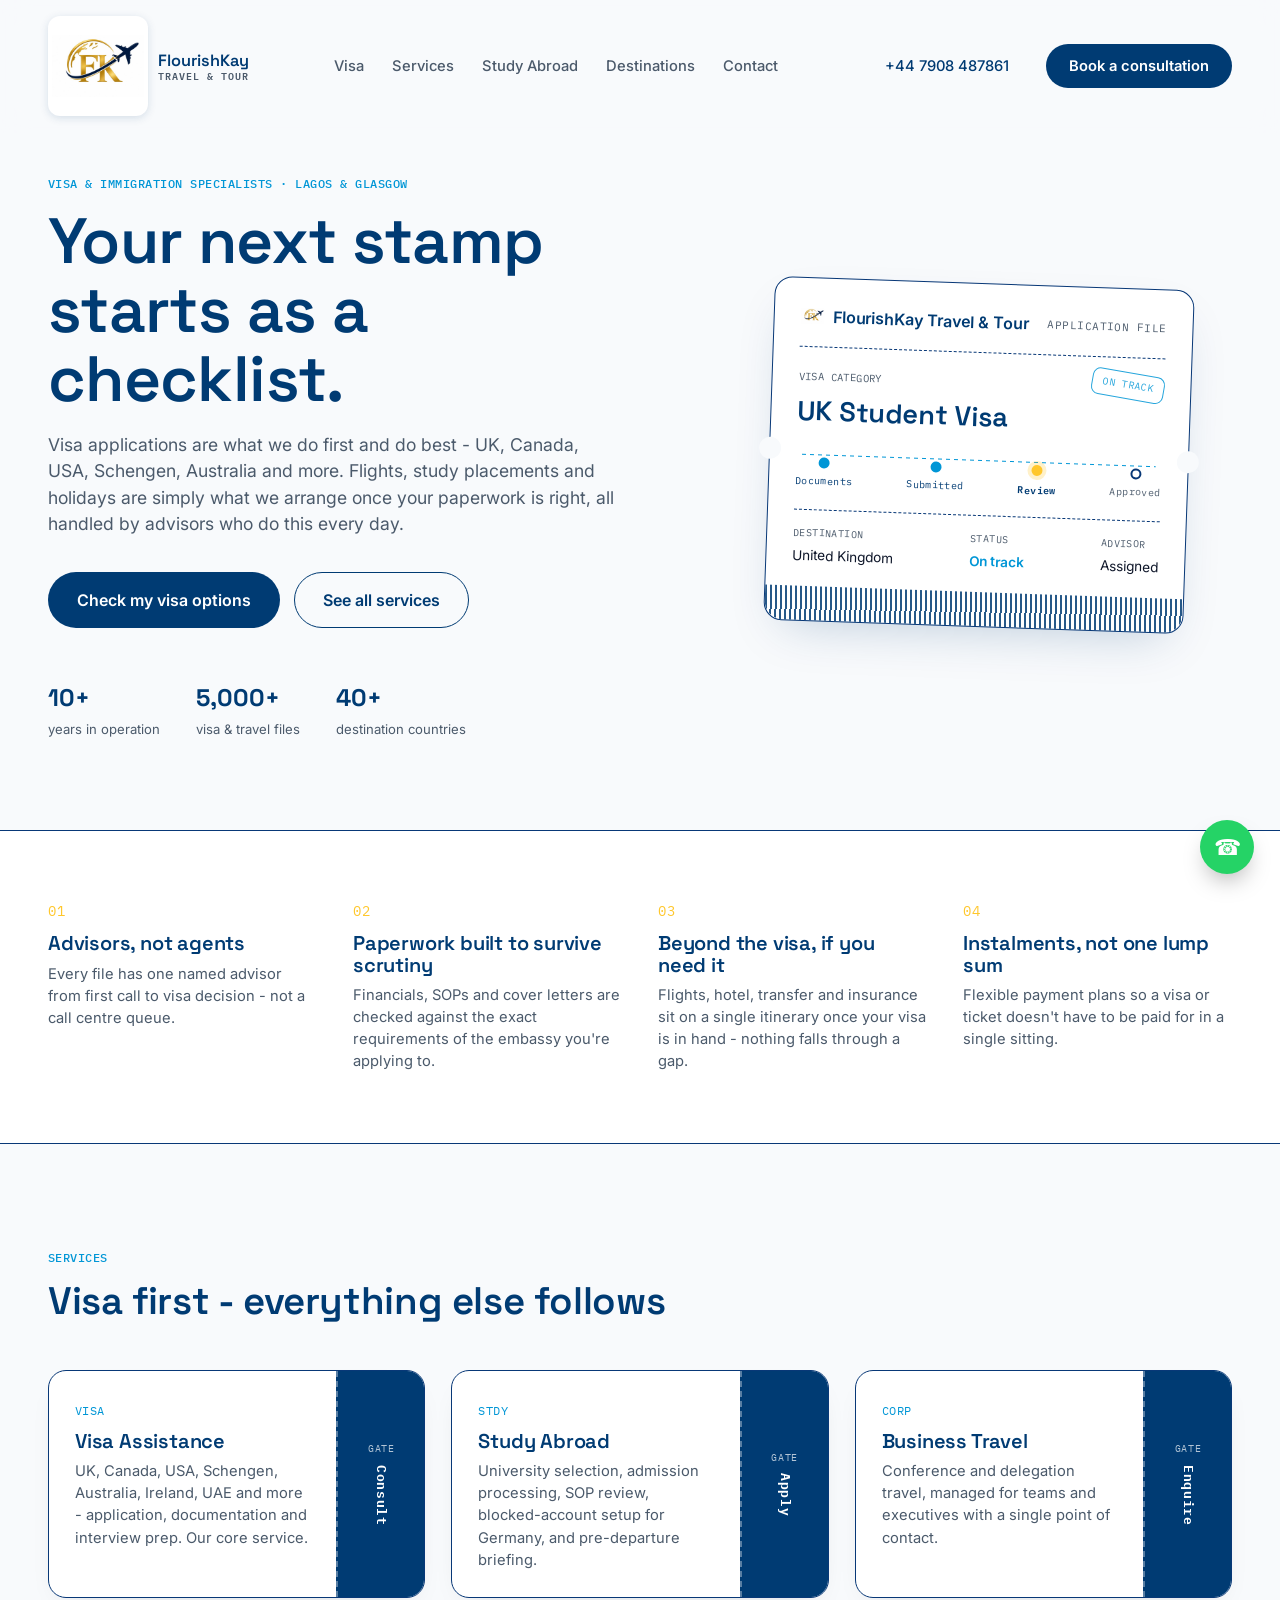
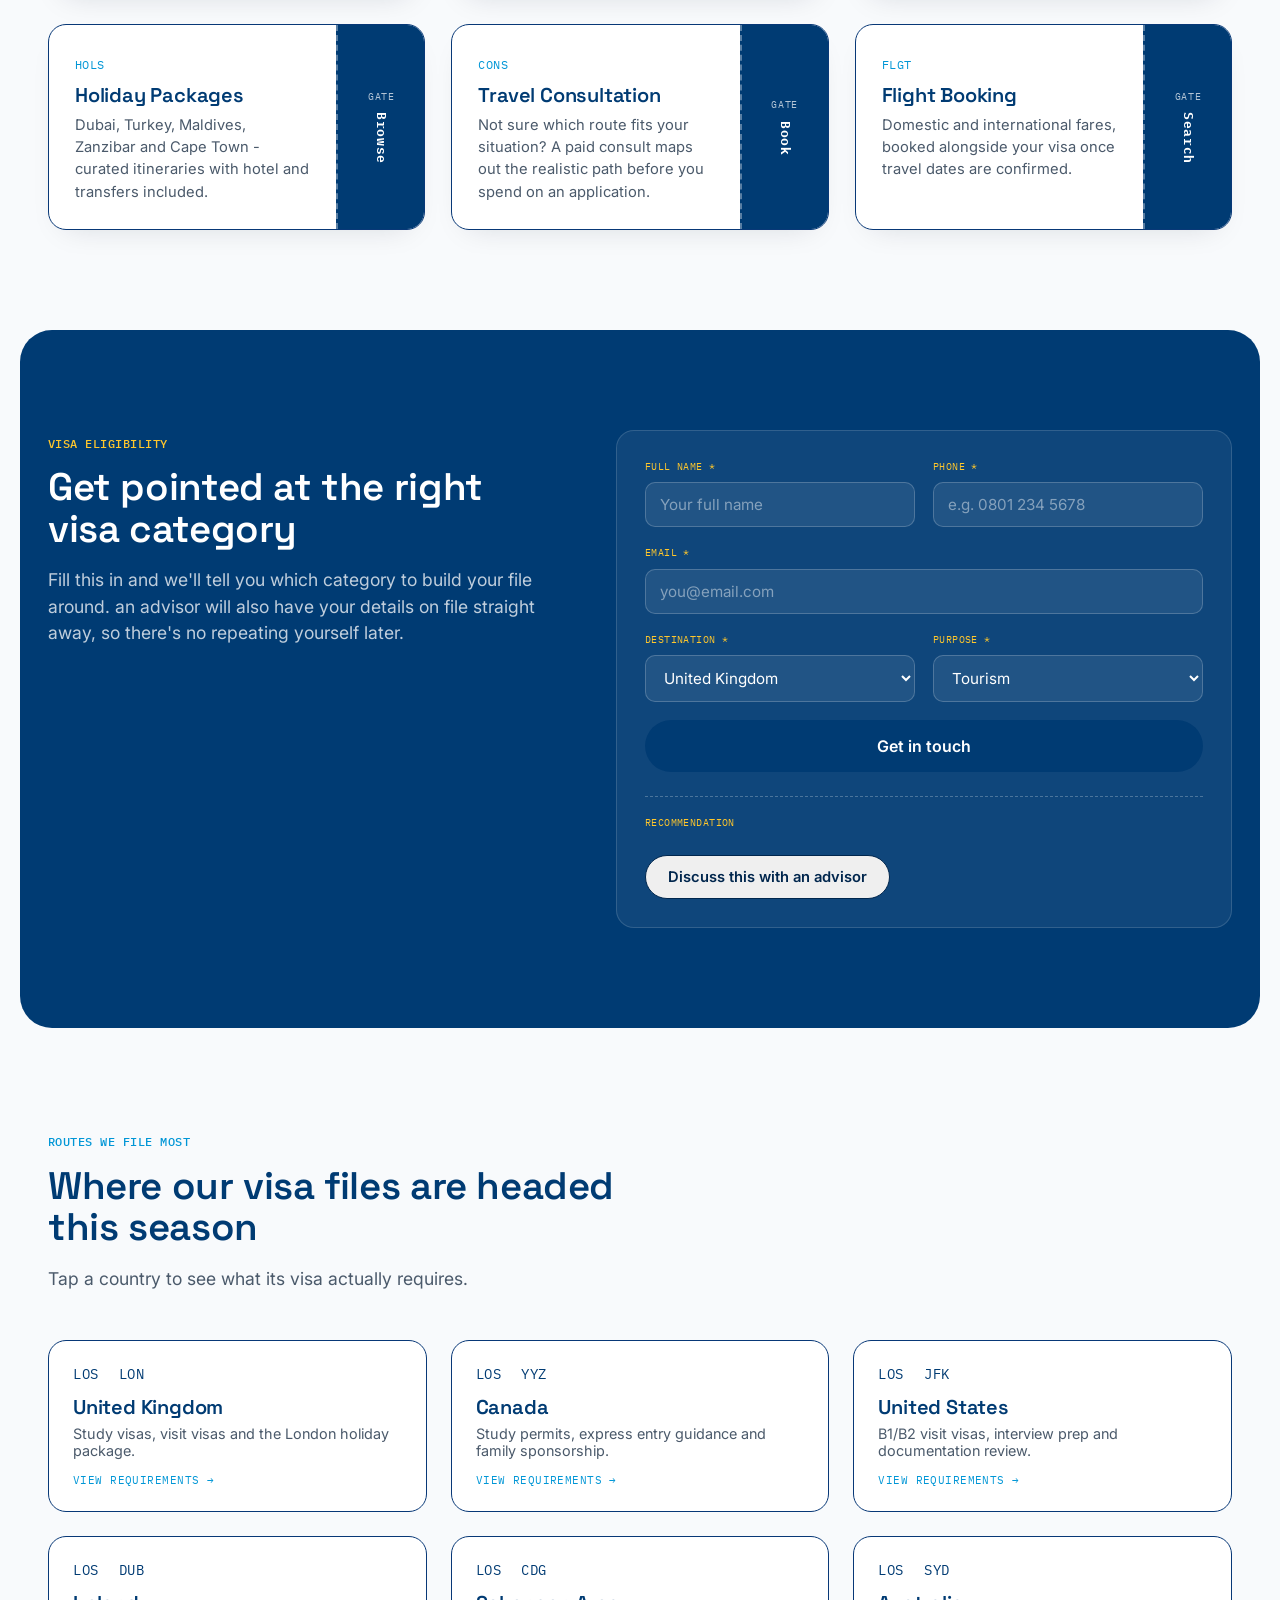
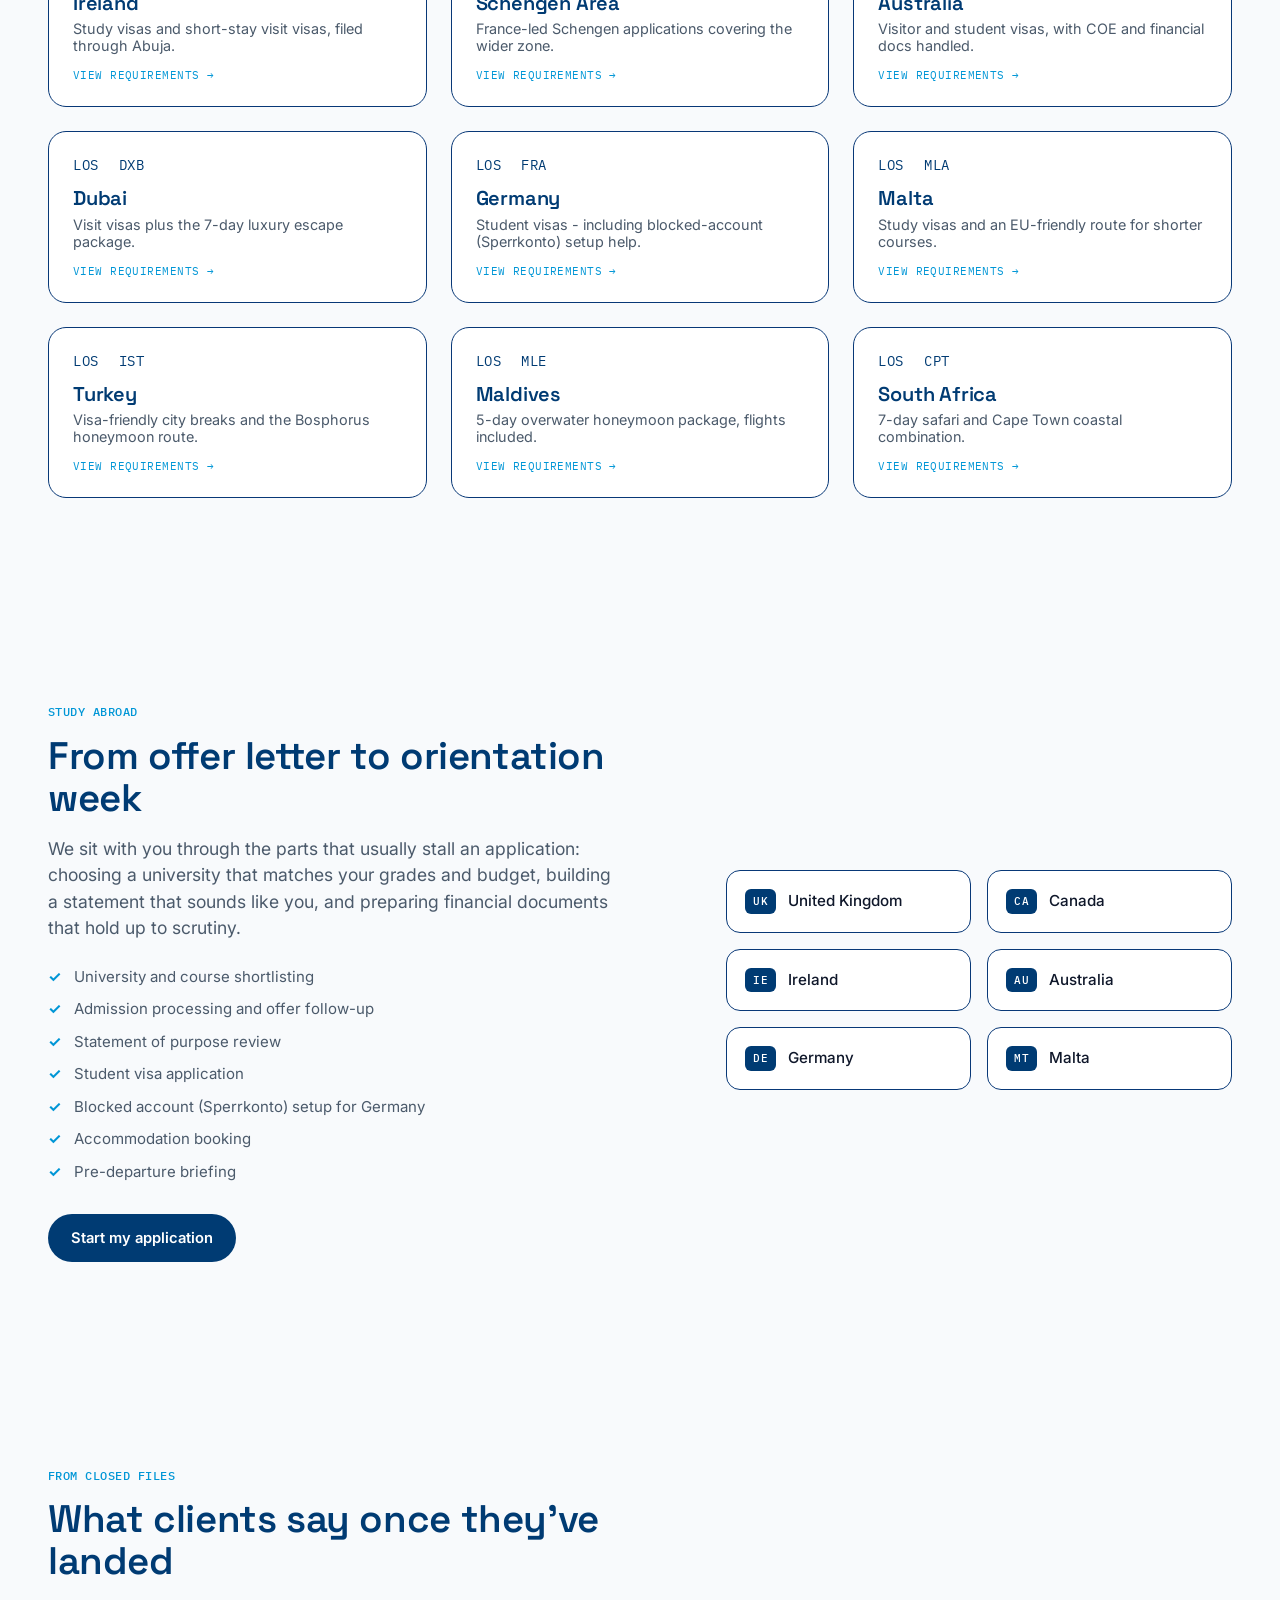
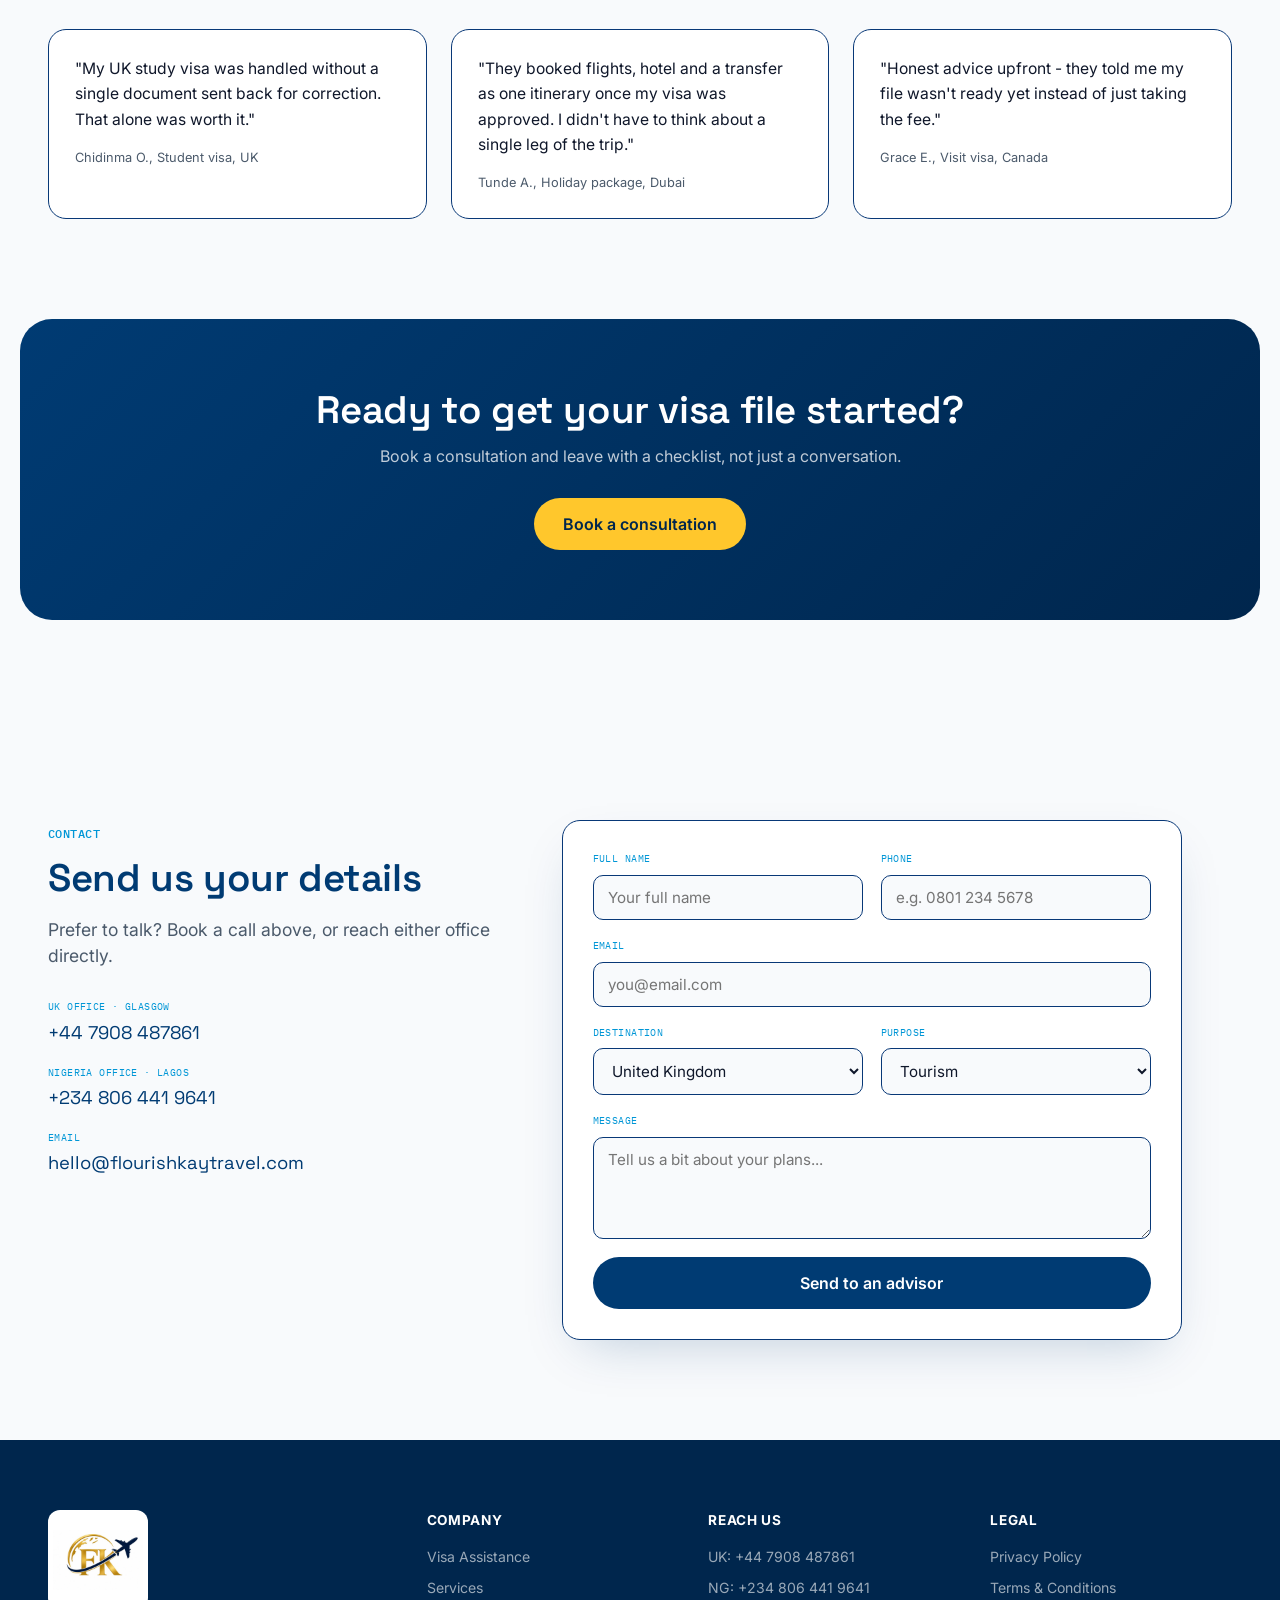
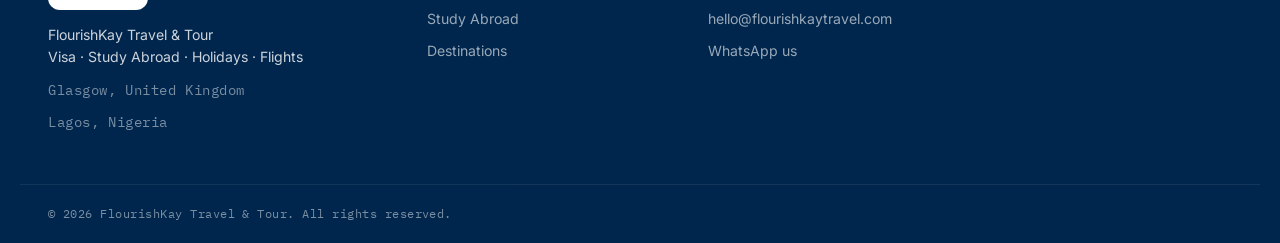
<file: index.html>
<!DOCTYPE html>
<html lang="en">
<head>
<meta charset="UTF-8">
<meta name="viewport" content="width=device-width, initial-scale=1.0">
<title>FlourishKay Travel & Tour - Visa Assistance, Study Abroad & Holidays</title>
<meta name="description" content="FlourishKay Travel & Tour: visa assistance, study abroad guidance, holiday packages and flight booking - handled from Lagos and Glasgow.">
<link rel="icon" href="images/logo.jpeg">

<link rel="preconnect" href="https://fonts.googleapis.com">
<link rel="preconnect" href="https://fonts.gstatic.com" crossorigin>
<link href="https://fonts.googleapis.com/css2?family=Space+Grotesk:wght@400;500;600;700&family=Inter:wght@400;500;600;700;800&family=IBM+Plex+Mono:wght@400;500&display=swap" rel="stylesheet">

<link rel="stylesheet" href="style.css">
</head>
<body>

<div class="route-progress" id="routeProgress"></div>

<header class="site-header" id="siteHeader">
  <div class="wrap header-inner">
    <a href="#top" class="brand">
      <img src="images/logo.jpeg" alt="FlourishKay Travel & Tour" class="brand-mark-img">
      <span class="brand-word">FlourishKay<em>Travel &amp; Tour</em></span>
    </a>

    <nav class="main-nav" id="mainNav">
      <a href="#visa">Visa</a>
      <a href="#services">Services</a>
      <a href="#study">Study Abroad</a>
      <a href="#destinations">Destinations</a>
      <a href="#contact">Contact</a>
    </nav>

    <div class="header-actions">
      <a href="tel:+447908487861" class="btn btn-ghost">+44 7908 487861</a>
      <button type="button" class="btn btn-primary open-booking">Book a consultation</button>
      <button class="nav-toggle" id="navToggle" aria-label="Open menu" aria-expanded="false">
        <span></span><span></span><span></span>
      </button>
    </div>
  </div>
</header>

<main id="top">

  <!-- HERO -->
  <section class="hero">
    <div class="wrap hero-inner">
      <div class="hero-copy">
        <p class="eyebrow mono">VISA &amp; IMMIGRATION SPECIALISTS · LAGOS &amp; GLASGOW</p>
        <h1>Your next stamp <br>starts as a checklist.</h1>
        <p class="hero-lead">Visa applications are what we do first and do best - UK, Canada, USA, Schengen, Australia and more. Flights, study placements and holidays are simply what we arrange once your paperwork is right, all handled by advisors who do this every day.</p>
        <div class="hero-cta">
          <a href="#visa" class="btn btn-primary btn-lg">Check my visa options</a>
          <a href="#services" class="btn btn-outline btn-lg">See all services</a>
        </div>
        <div class="hero-trust">
          <div><strong>10+</strong><span>years in operation</span></div>
          <div><strong>5,000+</strong><span>visa &amp; travel files</span></div>
          <div><strong>40+</strong><span>destination countries</span></div>
        </div>
      </div>

      <div class="hero-visual" aria-hidden="true">
        <div class="pass">
          <div class="pass-top">
            <div class="pass-airline">
              <img src="images/logo.jpeg" alt="" class="pass-logo">
              <span>FlourishKay Travel &amp; Tour</span>
            </div>
            <span class="pass-class mono">APPLICATION FILE</span>
          </div>

          <div class="pass-visa">
            <span class="mono label">VISA CATEGORY</span>
            <span class="pass-visa-title" id="visaTitle">UK Student Visa</span>
            <span class="pass-stamp mono">ON&nbsp;TRACK</span>
          </div>

          <div class="pass-track">
            <div class="track-step done"><span class="dot"></span><span class="mono">Documents</span></div>
            <div class="track-step done"><span class="dot"></span><span class="mono">Submitted</span></div>
            <div class="track-step active"><span class="dot"></span><span class="mono">Review</span></div>
            <div class="track-step"><span class="dot"></span><span class="mono">Approved</span></div>
          </div>

          <div class="pass-strip">
            <div><span class="mono label">DESTINATION</span><span id="destCity">United Kingdom</span></div>
            <div><span class="mono label">STATUS</span><span class="status">On track</span></div>
            <div><span class="mono label">ADVISOR</span><span>Assigned</span></div>
          </div>

          <div class="pass-barcode" aria-hidden="true"></div>
        </div>
      </div>
    </div>
  </section>

  <!-- WHY -->
  <section class="why">
    <div class="wrap why-grid">
      <div class="why-item">
        <span class="mono num">01</span>
        <h3>Advisors, not agents</h3>
        <p>Every file has one named advisor from first call to visa decision - not a call centre queue.</p>
      </div>
      <div class="why-item">
        <span class="mono num">02</span>
        <h3>Paperwork built to survive scrutiny</h3>
        <p>Financials, SOPs and cover letters are checked against the exact requirements of the embassy you're applying to.</p>
      </div>
      <div class="why-item">
        <span class="mono num">03</span>
        <h3>Beyond the visa, if you need it</h3>
        <p>Flights, hotel, transfer and insurance sit on a single itinerary once your visa is in hand - nothing falls through a gap.</p>
      </div>
      <div class="why-item">
        <span class="mono num">04</span>
        <h3>Instalments, not one lump sum</h3>
        <p>Flexible payment plans so a visa or ticket doesn't have to be paid for in a single sitting.</p>
      </div>
    </div>
  </section>

  <!-- SERVICES -->
  <section id="services" class="services">
    <div class="wrap">
      <div class="section-head">
        <p class="eyebrow mono">SERVICES</p>
        <h2>Visa first - everything else follows</h2>
      </div>

      <div class="ticket-grid">

        <article class="ticket ticket-featured">
          <div class="ticket-main">
            <span class="mono ticket-code">VISA</span>
            <h3>Visa Assistance</h3>
            <p>UK, Canada, USA, Schengen, Australia, Ireland, UAE and more - application, documentation and interview prep. Our core service.</p>
          </div>
          <div class="ticket-stub mono">
            <span>GATE</span>
            <strong>Consult</strong>
          </div>
        </article>

        <article class="ticket">
          <div class="ticket-main">
            <span class="mono ticket-code">STDY</span>
            <h3>Study Abroad</h3>
            <p>University selection, admission processing, SOP review, blocked-account setup for Germany, and pre-departure briefing.</p>
          </div>
          <div class="ticket-stub mono">
            <span>GATE</span>
            <strong>Apply</strong>
          </div>
        </article>

        <article class="ticket">
          <div class="ticket-main">
            <span class="mono ticket-code">CORP</span>
            <h3>Business Travel</h3>
            <p>Conference and delegation travel, managed for teams and executives with a single point of contact.</p>
          </div>
          <div class="ticket-stub mono">
            <span>GATE</span>
            <strong>Enquire</strong>
          </div>
        </article>

        <article class="ticket">
          <div class="ticket-main">
            <span class="mono ticket-code">HOLS</span>
            <h3>Holiday Packages</h3>
            <p>Dubai, Turkey, Maldives, Zanzibar and Cape Town - curated itineraries with hotel and transfers included.</p>
          </div>
          <div class="ticket-stub mono">
            <span>GATE</span>
            <strong>Browse</strong>
          </div>
        </article>

        <article class="ticket">
          <div class="ticket-main">
            <span class="mono ticket-code">CONS</span>
            <h3>Travel Consultation</h3>
            <p>Not sure which route fits your situation? A paid consult maps out the realistic path before you spend on an application.</p>
          </div>
          <div class="ticket-stub mono">
            <span>GATE</span>
            <strong>Book</strong>
          </div>
        </article>

        <article class="ticket">
          <div class="ticket-main">
            <span class="mono ticket-code">FLGT</span>
            <h3>Flight Booking</h3>
            <p>Domestic and international fares, booked alongside your visa once travel dates are confirmed.</p>
          </div>
          <div class="ticket-stub mono">
            <span>GATE</span>
            <strong>Search</strong>
          </div>
        </article>

      </div>
    </div>
  </section>

  <!-- VISA CHECKER / LEAD FORM -->
  <section id="visa" class="visa">
    <div class="wrap visa-grid">
      <div class="visa-copy">
        <p class="eyebrow mono">VISA ELIGIBILITY</p>
        <h2>Get pointed at the right visa category</h2>
        <p class="hero-lead">Fill this in and we'll tell you which category to build your file around. an advisor will also have your details on file straight away, so there's no repeating yourself later.</p>
      </div>

      <form class="visa-form" id="visaForm">
        <div class="form-row">
          <label>
            <span class="mono label">FULL NAME *</span>
            <input type="text" id="vName" required placeholder="Your full name">
          </label>
          <label>
            <span class="mono label">PHONE *</span>
            <input type="tel" id="vPhone" required placeholder="e.g. 0801 234 5678">
          </label>
        </div>

        <label>
          <span class="mono label">EMAIL *</span>
          <input type="email" id="vEmail" required placeholder="you@email.com">
        </label>

        <div class="form-row">
          <label>
            <span class="mono label">DESTINATION *</span>
            <select id="vDest" required>
              <option value="United Kingdom">United Kingdom</option>
              <option value="Canada">Canada</option>
              <option value="United States">United States</option>
              <option value="Schengen Area">Schengen Area</option>
              <option value="Australia">Australia</option>
              <option value="UAE">UAE</option>
              <option value="Ireland">Ireland</option>
              <option value="Turkey">Turkey</option>
              <option value="Maldives">Maldives</option>
              <option value="South Africa">South Africa</option>
              <option value="Germany">Germany</option>
              <option value="Malta">Malta</option>
            </select>
          </label>

          <label>
            <span class="mono label">PURPOSE *</span>
            <select id="vPurpose" required>
              <option value="Tourism">Tourism</option>
              <option value="Study">Study</option>
              <option value="Work">Work</option>
              <option value="Business">Business</option>
              <option value="Family visit">Family visit</option>
            </select>
          </label>
        </div>

        <button type="submit" class="btn btn-primary btn-lg">Get in touch</button>

        <div class="visa-result" id="visaResult" hidden>
          <span class="mono label">RECOMMENDATION</span>
          <p id="visaResultText"></p>
          <button type="button" id="visaToContact" class="btn btn-outline">Discuss this with an advisor</button>
        </div>
      </form>
    </div>
  </section>

  <!-- DESTINATIONS -->
  <section id="destinations" class="destinations">
    <div class="wrap">
      <div class="section-head">
        <p class="eyebrow mono">ROUTES WE FILE MOST</p>
        <h2>Where our visa files are headed this season</h2>
        <p class="hero-lead">Tap a country to see what its visa actually requires.</p>
      </div>

      <div class="route-grid">
        <button type="button" class="route-card" data-country="United Kingdom">
          <div class="route-line mono"><span>LOS</span><i></i><span>LON</span></div>
          <h3>United Kingdom</h3>
          <p>Study visas, visit visas and the London holiday package.</p>
          <span class="route-hint mono">VIEW REQUIREMENTS →</span>
        </button>
        <button type="button" class="route-card" data-country="Canada">
          <div class="route-line mono"><span>LOS</span><i></i><span>YYZ</span></div>
          <h3>Canada</h3>
          <p>Study permits, express entry guidance and family sponsorship.</p>
          <span class="route-hint mono">VIEW REQUIREMENTS →</span>
        </button>
        <button type="button" class="route-card" data-country="United States">
          <div class="route-line mono"><span>LOS</span><i></i><span>JFK</span></div>
          <h3>United States</h3>
          <p>B1/B2 visit visas, interview prep and documentation review.</p>
          <span class="route-hint mono">VIEW REQUIREMENTS →</span>
        </button>
        <button type="button" class="route-card" data-country="Ireland">
          <div class="route-line mono"><span>LOS</span><i></i><span>DUB</span></div>
          <h3>Ireland</h3>
          <p>Study visas and short-stay visit visas, filed through Abuja.</p>
          <span class="route-hint mono">VIEW REQUIREMENTS →</span>
        </button>
        <button type="button" class="route-card" data-country="Schengen Area">
          <div class="route-line mono"><span>LOS</span><i></i><span>CDG</span></div>
          <h3>Schengen Area</h3>
          <p>France-led Schengen applications covering the wider zone.</p>
          <span class="route-hint mono">VIEW REQUIREMENTS →</span>
        </button>
        <button type="button" class="route-card" data-country="Australia">
          <div class="route-line mono"><span>LOS</span><i></i><span>SYD</span></div>
          <h3>Australia</h3>
          <p>Visitor and student visas, with COE and financial docs handled.</p>
          <span class="route-hint mono">VIEW REQUIREMENTS →</span>
        </button>
        <button type="button" class="route-card" data-country="UAE">
          <div class="route-line mono"><span>LOS</span><i></i><span>DXB</span></div>
          <h3>Dubai</h3>
          <p>Visit visas plus the 7-day luxury escape package.</p>
          <span class="route-hint mono">VIEW REQUIREMENTS →</span>
        </button>
        <button type="button" class="route-card" data-country="Germany">
          <div class="route-line mono"><span>LOS</span><i></i><span>FRA</span></div>
          <h3>Germany</h3>
          <p>Student visas - including blocked-account (Sperrkonto) setup help.</p>
          <span class="route-hint mono">VIEW REQUIREMENTS →</span>
        </button>
        <button type="button" class="route-card" data-country="Malta">
          <div class="route-line mono"><span>LOS</span><i></i><span>MLA</span></div>
          <h3>Malta</h3>
          <p>Study visas and an EU-friendly route for shorter courses.</p>
          <span class="route-hint mono">VIEW REQUIREMENTS →</span>
        </button>
        <button type="button" class="route-card" data-country="Turkey">
          <div class="route-line mono"><span>LOS</span><i></i><span>IST</span></div>
          <h3>Turkey</h3>
          <p>Visa-friendly city breaks and the Bosphorus honeymoon route.</p>
          <span class="route-hint mono">VIEW REQUIREMENTS →</span>
        </button>
        <button type="button" class="route-card" data-country="Maldives">
          <div class="route-line mono"><span>LOS</span><i></i><span>MLE</span></div>
          <h3>Maldives</h3>
          <p>5-day overwater honeymoon package, flights included.</p>
          <span class="route-hint mono">VIEW REQUIREMENTS →</span>
        </button>
        <button type="button" class="route-card" data-country="South Africa">
          <div class="route-line mono"><span>LOS</span><i></i><span>CPT</span></div>
          <h3>South Africa</h3>
          <p>7-day safari and Cape Town coastal combination.</p>
          <span class="route-hint mono">VIEW REQUIREMENTS →</span>
        </button>
      </div>
    </div>
  </section>

  <!-- STUDY ABROAD -->
  <section id="study" class="study">
    <div class="wrap study-grid">
      <div>
        <p class="eyebrow mono">STUDY ABROAD</p>
        <h2>From offer letter to orientation week</h2>
        <p class="hero-lead">We sit with you through the parts that usually stall an application: choosing a university that matches your grades and budget, building a statement that sounds like you, and preparing financial documents that hold up to scrutiny.</p>
        <ul class="checklist">
          <li>University and course shortlisting</li>
          <li>Admission processing and offer follow-up</li>
          <li>Statement of purpose review</li>
          <li>Student visa application</li>
          <li>Blocked account (Sperrkonto) setup for Germany</li>
          <li>Accommodation booking</li>
          <li>Pre-departure briefing</li>
        </ul>
        <a href="study-application.html" class="btn btn-primary">Start my application</a>
      </div>
      <div class="study-countries">
        <div><span class="mono">UK</span>United Kingdom</div>
        <div><span class="mono">CA</span>Canada</div>
        <div><span class="mono">IE</span>Ireland</div>
        <div><span class="mono">AU</span>Australia</div>
        <div><span class="mono">DE</span>Germany</div>
        <div><span class="mono">MT</span>Malta</div>
      </div>
    </div>
  </section>

  <!-- TESTIMONIALS -->
  <section class="testimonials">
    <div class="wrap">
      <div class="section-head">
        <p class="eyebrow mono">FROM CLOSED FILES</p>
        <h2>What clients say once they've landed</h2>
      </div>
      <div class="testi-grid">
        <blockquote>
          <p>"My UK study visa was handled without a single document sent back for correction. That alone was worth it."</p>
          <cite> Chidinma O., Student visa, UK</cite>
        </blockquote>
        <blockquote>
          <p>"They booked flights, hotel and a transfer as one itinerary once my visa was approved. I didn't have to think about a single leg of the trip."</p>
          <cite> Tunde A., Holiday package, Dubai</cite>
        </blockquote>
        <blockquote>
          <p>"Honest advice upfront - they told me my file wasn't ready yet instead of just taking the fee."</p>
          <cite> Grace E., Visit visa, Canada</cite>
        </blockquote>
      </div>
    </div>
  </section>

  <!-- CTA BANNER -->
  <section class="cta-band">
    <div class="wrap cta-band-inner">
      <h2>Ready to get your visa file started?</h2>
      <p>Book a consultation and leave with a checklist, not just a conversation.</p>
      <button type="button" class="btn btn-gold btn-lg open-booking">Book a consultation</button>
    </div>
  </section>

  <!-- CONTACT -->
  <section id="contact" class="contact">
    <div class="wrap contact-grid">
      <div class="contact-info">
        <p class="eyebrow mono">CONTACT</p>
        <h2>Send us your details</h2>
        <p class="hero-lead">Prefer to talk? Book a call above, or reach either office directly.</p>

        <div class="contact-details">
          <div>
            <span class="mono label">UK OFFICE · GLASGOW</span>
            <a href="tel:+447908487861">+44 7908 487861</a>
          </div>
          <div>
            <span class="mono label">NIGERIA OFFICE · LAGOS</span>
            <a href="tel:+2341234568">+234 806 441 9641</a>
          </div>
          <div>
            <span class="mono label">EMAIL</span>
            <a href="mailto:hello@flourishkaytravel.com">hello@flourishkaytravel.com</a>
          </div>
        </div>
      </div>

      <form class="contact-form" id="contactForm">
        <div class="form-row">
          <label>
            <span class="mono label">FULL NAME</span>
            <input type="text" id="cName" required placeholder="Your full name">
          </label>
          <label>
            <span class="mono label">PHONE</span>
            <input type="tel" id="cPhone" required placeholder="e.g. 0801 234 5678">
          </label>
        </div>

        <label>
          <span class="mono label">EMAIL</span>
          <input type="email" id="cEmail" required placeholder="you@email.com">
        </label>

        <div class="form-row">
          <label>
            <span class="mono label">DESTINATION</span>
            <select id="cDest">
              <option value="United Kingdom">United Kingdom</option>
              <option value="Canada">Canada</option>
              <option value="United States">United States</option>
              <option value="Schengen Area">Schengen Area</option>
              <option value="Australia">Australia</option>
              <option value="UAE">UAE</option>
              <option value="Ireland">Ireland</option>
              <option value="Turkey">Turkey</option>
              <option value="Maldives">Maldives</option>
              <option value="South Africa">South Africa</option>
              <option value="Germany">Germany</option>
              <option value="Malta">Malta</option>
            </select>
          </label>
          <label>
            <span class="mono label">PURPOSE</span>
            <select id="cPurpose">
              <option value="Tourism">Tourism</option>
              <option value="Study">Study</option>
              <option value="Work">Work</option>
              <option value="Business">Business</option>
              <option value="Family visit">Family visit</option>
            </select>
          </label>
        </div>

        <label>
          <span class="mono label">MESSAGE</span>
          <textarea id="cMessage" rows="4" placeholder="Tell us a bit about your plans..."></textarea>
        </label>

        <button type="submit" class="btn btn-primary btn-lg">Send to an advisor</button>

        <p class="contact-confirm" id="contactConfirm" hidden>Your email app should now be open with everything filled in hit send and an advisor will reply directly.</p>
      </form>
    </div>
  </section>

</main>

<footer class="site-footer">
  <div class="wrap footer-grid">
    <div class="footer-brand">
      <img src="images/logo.jpeg" alt="FlourishKay Travel & Tour" class="footer-brand-img">
      <p>FlourishKay Travel &amp; Tour<br>Visa · Study Abroad · Holidays · Flights</p>
      <p class="mono small">Glasgow, United Kingdom</p>
      <p class="mono small">Lagos, Nigeria</p>
    </div>

    <div>
      <h4>Company</h4>
      <a href="#visa">Visa Assistance</a>
      <a href="#services">Services</a>
      <a href="#study">Study Abroad</a>
      <a href="#destinations">Destinations</a>
    </div>

    <div>
      <h4>Reach us</h4>
      <a href="tel:+447908487861">UK: +44 7908 487861</a>
      <a href="tel:+2341234568">NG: +234 806 441 9641</a>
      <a href="mailto:hello@flourishkaytravel.com">hello@flourishkaytravel.com</a>
      <a href="https://wa.me/447908487861" target="_blank" rel="noopener">WhatsApp us</a>
    </div>

    <div>
      <h4>Legal</h4>
      <a href="terms-and-privacy.html">Privacy Policy</a>
      <a href="terms-and-privacy.html">Terms &amp; Conditions</a>
    </div>
  </div>
  <div class="wrap footer-bottom mono small">
    <span>© <span id="year"></span> FlourishKay Travel &amp; Tour. All rights reserved.</span>
  </div>
</footer>

<a href="https://wa.me/447908487861" target="_blank" rel="noopener" class="whatsapp-fab" aria-label="Chat on WhatsApp">☎</a>

<!-- MODAL -->
<div class="modal-overlay" id="modalOverlay" hidden>
  <div class="modal-box" id="modalBox" role="dialog" aria-modal="true">
    <button type="button" class="modal-close" id="modalClose" aria-label="Close">&times;</button>
    <div id="modalContent"></div>
  </div>
</div>

<script src="script.js"></script>
</body>
</html>
</file>
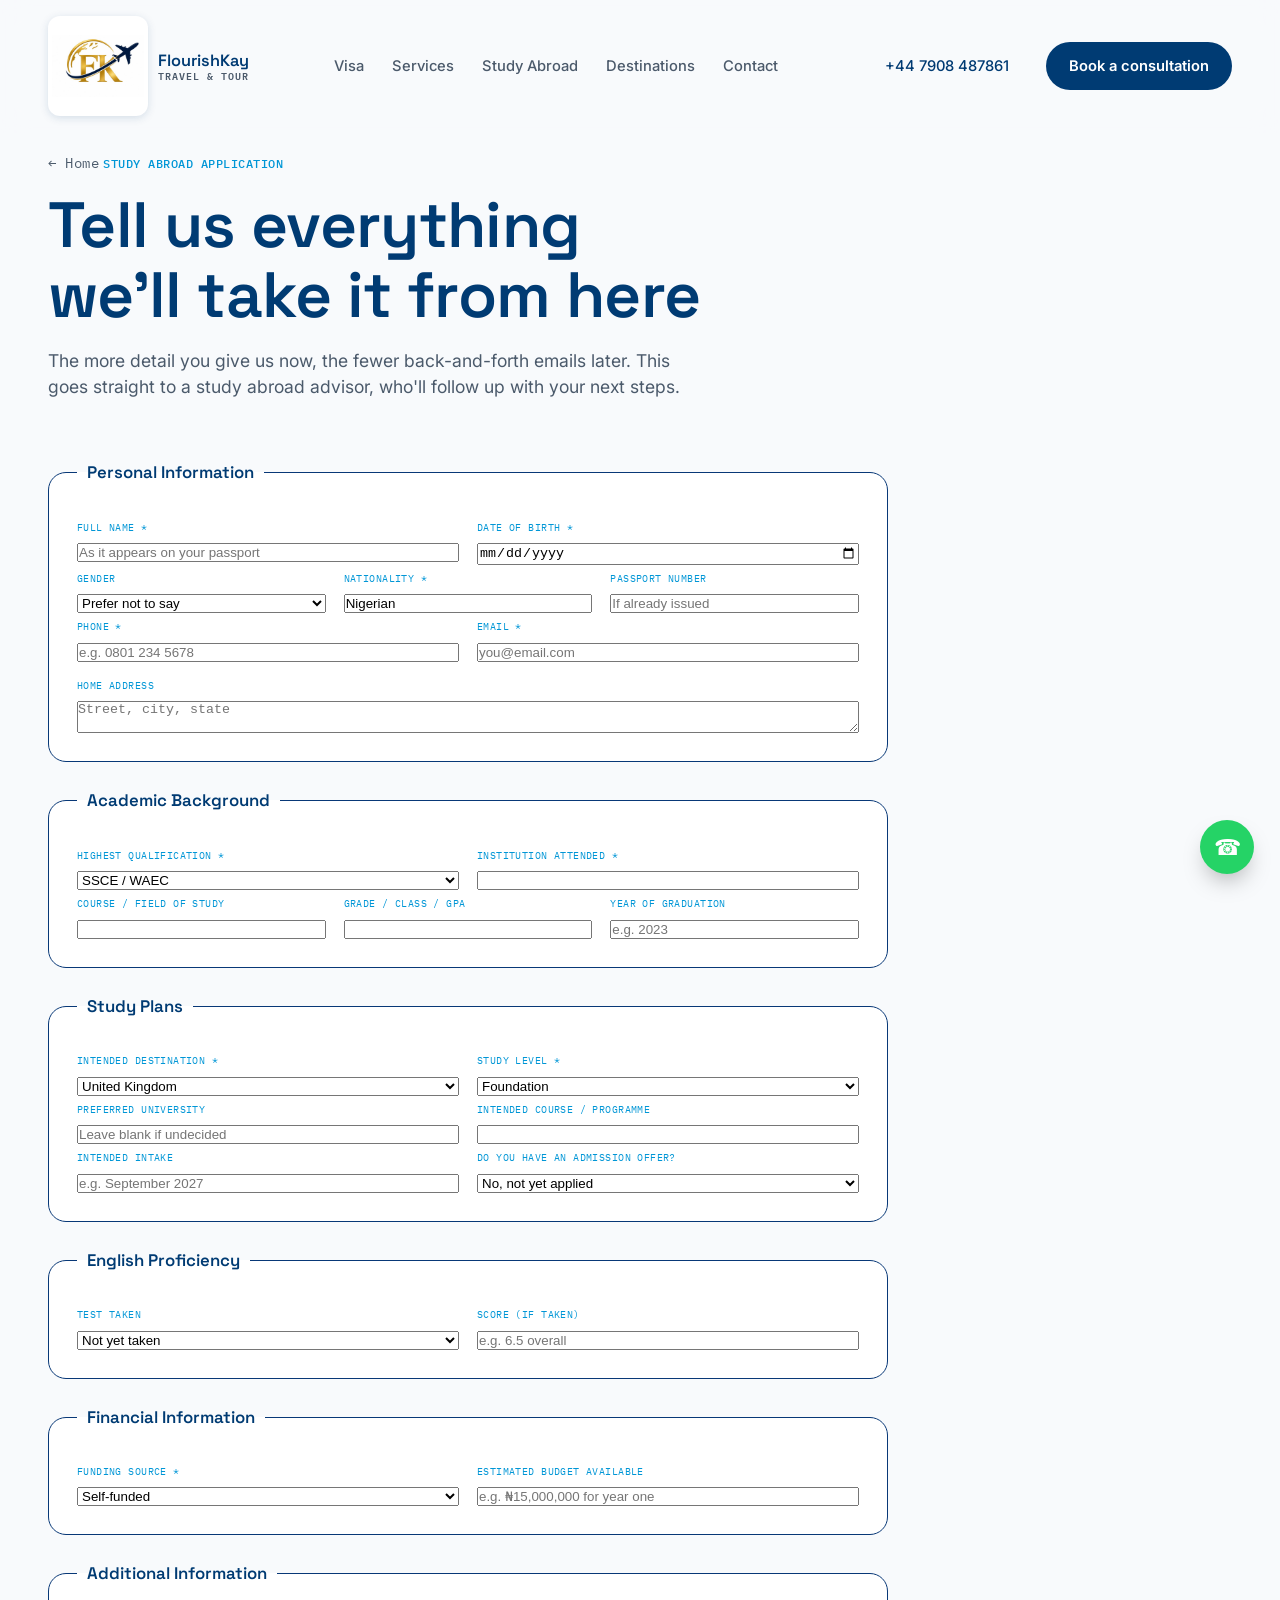
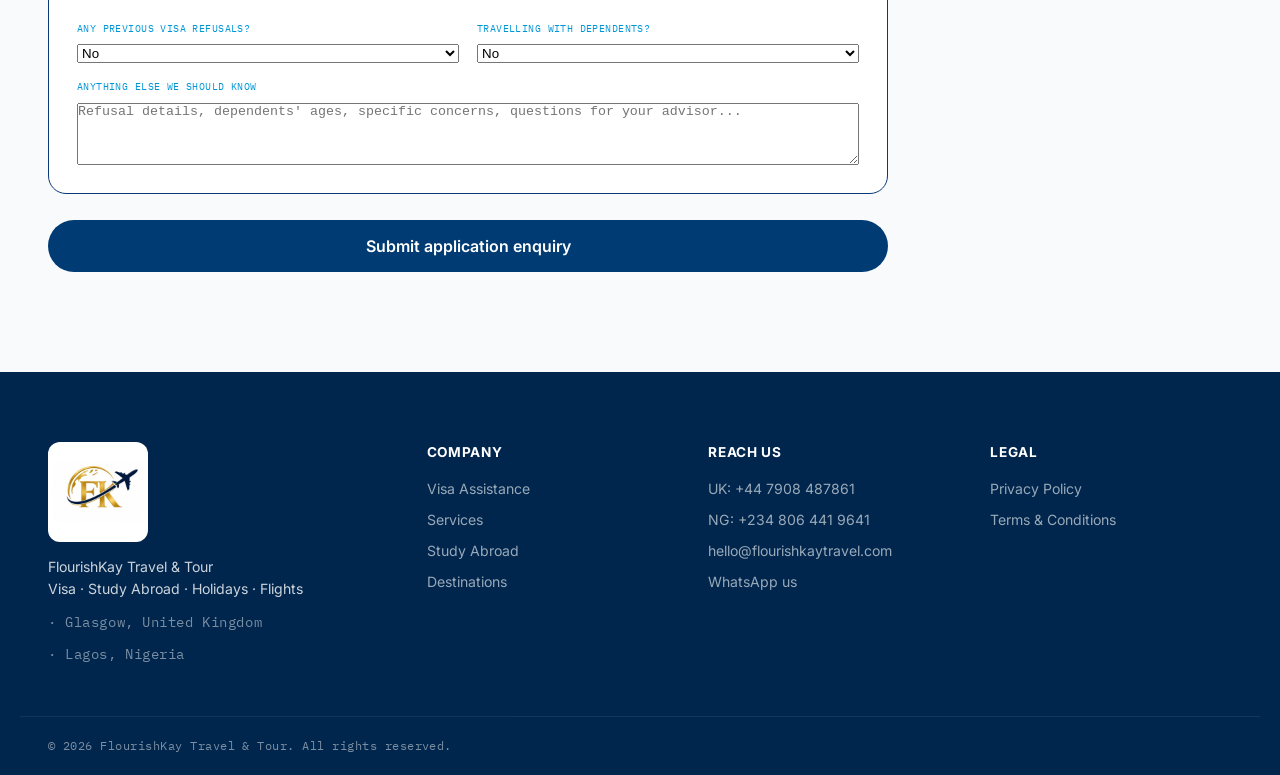
<file: study-application.html>
<!DOCTYPE html>
<html lang="en">
<head>
<meta charset="UTF-8">
<meta name="viewport" content="width=device-width, initial-scale=1.0">
<title>Study Abroad Application - FlourishKay Travel & Tour</title>
<meta name="description" content="Start your study abroad application with FlourishKay Travel & Tour a detailed form covering your background, target course and financial plan.">
<link rel="icon" href="images/logo.jpeg">

<link rel="preconnect" href="https://fonts.googleapis.com">
<link rel="preconnect" href="https://fonts.gstatic.com" crossorigin>
<link href="https://fonts.googleapis.com/css2?family=Space+Grotesk:wght@400;500;600;700&family=Inter:wght@400;500;600;700;800&family=IBM+Plex+Mono:wght@400;500&display=swap" rel="stylesheet">

<link rel="stylesheet" href="style.css">
</head>
<body>

<div class="route-progress" id="routeProgress"></div>

<header class="site-header" id="siteHeader">
  <div class="wrap header-inner">
    <a href="index.html" class="brand">
      <img src="images/logo.jpeg" alt="FlourishKay Travel & Tour" class="brand-mark-img">
      <span class="brand-word">FlourishKay<em>Travel &amp; Tour</em></span>
    </a>
    <nav class="main-nav" id="mainNav">
      <a href="index.html#visa">Visa</a>
      <a href="index.html#services">Services</a>
      <a href="index.html#study">Study Abroad</a>
      <a href="index.html#destinations">Destinations</a>
      <a href="index.html#contact">Contact</a>
    </nav>
    <div class="header-actions">
      <a href="tel:+447908487861" class="btn btn-ghost">+44 7908 487861</a>
      <a href="index.html#contact" class="btn btn-primary">Book a consultation</a>
      <button class="nav-toggle" id="navToggle" aria-label="Open menu" aria-expanded="false">
        <span></span><span></span><span></span>
      </button>
    </div>
  </div>
</header>

<main>
  <section class="app-hero">
    <div class="wrap">
      <a href="index.html#study" class="back-link mono">← Home</a>
      <p class="eyebrow mono">STUDY ABROAD APPLICATION</p>
      <h1>Tell us everything <br>we'll take it from here</h1>
      <p class="hero-lead">The more detail you give us now, the fewer back-and-forth emails later. This goes straight to a study abroad advisor, who'll follow up with your next steps.</p>
    </div>
  </section>

  <section class="app-form-section">
    <div class="wrap">
      <form class="app-form" id="appForm">

        <fieldset>
          <legend>Personal Information</legend>
          <div class="field-grid">
            <label>
              <span class="mono label">FULL NAME *</span>
              <input type="text" id="aName" required placeholder="As it appears on your passport">
            </label>
            <label>
              <span class="mono label">DATE OF BIRTH *</span>
              <input type="date" id="aDob" required>
            </label>
          </div>
          <div class="field-grid-3">
            <label>
              <span class="mono label">GENDER</span>
              <select id="aGender">
                <option value="Prefer not to say">Prefer not to say</option>
                <option value="Female">Female</option>
                <option value="Male">Male</option>
              </select>
            </label>
            <label>
              <span class="mono label">NATIONALITY *</span>
              <input type="text" id="aNationality" required value="Nigerian">
            </label>
            <label>
              <span class="mono label">PASSPORT NUMBER</span>
              <input type="text" id="aPassport" placeholder="If already issued">
            </label>
          </div>
          <div class="field-grid">
            <label>
              <span class="mono label">PHONE *</span>
              <input type="tel" id="aPhone" required placeholder="e.g. 0801 234 5678">
            </label>
            <label>
              <span class="mono label">EMAIL *</span>
              <input type="email" id="aEmail" required placeholder="you@email.com">
            </label>
          </div>
          <label>
            <span class="mono label">HOME ADDRESS</span>
            <textarea id="aAddress" rows="2" placeholder="Street, city, state"></textarea>
          </label>
        </fieldset>

        <fieldset>
          <legend>Academic Background</legend>
          <div class="field-grid">
            <label>
              <span class="mono label">HIGHEST QUALIFICATION *</span>
              <select id="aQualification" required>
                <option value="SSCE / WAEC">SSCE / WAEC</option>
                <option value="OND">OND</option>
                <option value="HND">HND</option>
                <option value="Bachelor's degree">Bachelor's degree</option>
                <option value="Master's degree">Master's degree</option>
                <option value="PhD">PhD</option>
              </select>
            </label>
            <label>
              <span class="mono label">INSTITUTION ATTENDED *</span>
              <input type="text" id="aInstitution" required>
            </label>
          </div>
          <div class="field-grid-3">
            <label>
              <span class="mono label">COURSE / FIELD OF STUDY</span>
              <input type="text" id="aCourse">
            </label>
            <label>
              <span class="mono label">GRADE / CLASS / GPA</span>
              <input type="text" id="aGrade">
            </label>
            <label>
              <span class="mono label">YEAR OF GRADUATION</span>
              <input type="text" id="aGradYear" placeholder="e.g. 2023">
            </label>
          </div>
        </fieldset>

        <fieldset>
          <legend>Study Plans</legend>
          <div class="field-grid">
            <label>
              <span class="mono label">INTENDED DESTINATION *</span>
              <select id="aDest" required>
                <option value="United Kingdom">United Kingdom</option>
                <option value="Canada">Canada</option>
                <option value="Ireland">Ireland</option>
                <option value="Australia">Australia</option>
                <option value="Germany">Germany</option>
                <option value="Malta">Malta</option>
                <option value="Other">Other</option>
              </select>
            </label>
            <label>
              <span class="mono label">STUDY LEVEL *</span>
              <select id="aLevel" required>
                <option value="Foundation">Foundation</option>
                <option value="Undergraduate">Undergraduate</option>
                <option value="Postgraduate (Master's)">Postgraduate (Master's)</option>
                <option value="PhD">PhD</option>
                <option value="Language course">Language course</option>
              </select>
            </label>
          </div>
          <div class="field-grid">
            <label>
              <span class="mono label">PREFERRED UNIVERSITY</span>
              <input type="text" id="aUniversity" placeholder="Leave blank if undecided">
            </label>
            <label>
              <span class="mono label">INTENDED COURSE / PROGRAMME</span>
              <input type="text" id="aProgramme">
            </label>
          </div>
          <div class="field-grid">
            <label>
              <span class="mono label">INTENDED INTAKE</span>
              <input type="text" id="aIntake" placeholder="e.g. September 2027">
            </label>
            <label>
              <span class="mono label">DO YOU HAVE AN ADMISSION OFFER?</span>
              <select id="aOffer">
                <option value="No, not yet applied">No, not yet applied</option>
                <option value="Applied, awaiting decision">Applied, awaiting decision</option>
                <option value="Yes, conditional offer">Yes, conditional offer</option>
                <option value="Yes, unconditional offer">Yes, unconditional offer</option>
              </select>
            </label>
          </div>
        </fieldset>

        <fieldset>
          <legend>English Proficiency</legend>
          <div class="field-grid">
            <label>
              <span class="mono label">TEST TAKEN</span>
              <select id="aTest">
                <option value="Not yet taken">Not yet taken</option>
                <option value="IELTS">IELTS</option>
                <option value="TOEFL">TOEFL</option>
                <option value="PTE Academic">PTE Academic</option>
                <option value="Duolingo English Test">Duolingo English Test</option>
              </select>
            </label>
            <label>
              <span class="mono label">SCORE (IF TAKEN)</span>
              <input type="text" id="aTestScore" placeholder="e.g. 6.5 overall">
            </label>
          </div>
        </fieldset>

        <fieldset>
          <legend>Financial Information</legend>
          <div class="field-grid">
            <label>
              <span class="mono label">FUNDING SOURCE *</span>
              <select id="aFunding" required>
                <option value="Self-funded">Self-funded</option>
                <option value="Family / sponsor">Family / sponsor</option>
                <option value="Scholarship">Scholarship</option>
                <option value="Student loan">Student loan</option>
              </select>
            </label>
            <label>
              <span class="mono label">ESTIMATED BUDGET AVAILABLE</span>
              <input type="text" id="aBudget" placeholder="e.g. ₦15,000,000 for year one">
            </label>
          </div>
        </fieldset>

        <fieldset>
          <legend>Additional Information</legend>
          <div class="field-grid">
            <label>
              <span class="mono label">ANY PREVIOUS VISA REFUSALS?</span>
              <select id="aRefusal">
                <option value="No">No</option>
                <option value="Yes">Yes</option>
              </select>
            </label>
            <label>
              <span class="mono label">TRAVELLING WITH DEPENDENTS?</span>
              <select id="aDependents">
                <option value="No">No</option>
                <option value="Yes">Yes</option>
              </select>
            </label>
          </div>
          <label>
            <span class="mono label">ANYTHING ELSE WE SHOULD KNOW</span>
            <textarea id="aNotes" rows="4" placeholder="Refusal details, dependents' ages, specific concerns, questions for your advisor..."></textarea>
          </label>
        </fieldset>

        <button type="submit" class="btn btn-primary btn-lg">Submit application enquiry</button>
        <p class="contact-confirm" id="appConfirm" hidden>Your email app should now be open with your full application pre-filled - hit send and a study abroad advisor will follow up within one business day.</p>
      </form>
    </div>
  </section>
</main>

<footer class="site-footer">
  <div class="wrap footer-grid">
    <div class="footer-brand">
      <img src="images/logo.jpeg" alt="FlourishKay Travel & Tour" class="footer-brand-img">
      <p>FlourishKay Travel &amp; Tour<br>Visa · Study Abroad · Holidays · Flights</p>
      <p class="mono small">· Glasgow, United Kingdom</p>
      <p class="mono small">· Lagos, Nigeria</p>
    </div>
    <div>
      <h4>Company</h4>
      <a href="index.html#visa">Visa Assistance</a>
      <a href="index.html#services">Services</a>
      <a href="index.html#study">Study Abroad</a>
      <a href="index.html#destinations">Destinations</a>
    </div>
    <div>
      <h4>Reach us</h4>
      <a href="tel:+447908487861">UK: +44 7908 487861</a>
      <a href="tel:+2341234568">NG: +234 806 441 9641</a>
      <a href="mailto:hello@flourishkaytravel.com">hello@flourishkaytravel.com</a>
      <a href="https://wa.me/447908487861" target="_blank" rel="noopener">WhatsApp us</a>
    </div>
    <div>
      <h4>Legal</h4>
      <a href="terms-and-privacy.html">Privacy Policy</a>
      <a href="terms-and-privacy.html">Terms &amp; Conditions</a>
    </div>
  </div>
  <div class="wrap footer-bottom mono small">
    <span>© <span id="year"></span> FlourishKay Travel &amp; Tour. All rights reserved.</span>
  </div>
</footer>

<a href="https://wa.me/447908487861" target="_blank" rel="noopener" class="whatsapp-fab" aria-label="Chat on WhatsApp">☎</a>

<script src="script.js"></script>
<script>
document.getElementById('appForm')?.addEventListener('submit', function (e) {
  e.preventDefault();
  const val = id => document.getElementById(id)?.value || '';
  const subject = `Study Abroad Application — ${val('aName')}`;
  const body =
`PERSONAL INFORMATION
Full name: ${val('aName')}
Date of birth: ${val('aDob')}
Gender: ${val('aGender')}
Nationality: ${val('aNationality')}
Passport number: ${val('aPassport')}
Phone: ${val('aPhone')}
Email: ${val('aEmail')}
Address: ${val('aAddress')}

ACADEMIC BACKGROUND
Highest qualification: ${val('aQualification')}
Institution: ${val('aInstitution')}
Course / field of study: ${val('aCourse')}
Grade / class / GPA: ${val('aGrade')}
Year of graduation: ${val('aGradYear')}

STUDY PLANS
Intended destination: ${val('aDest')}
Study level: ${val('aLevel')}
Preferred university: ${val('aUniversity')}
Intended programme: ${val('aProgramme')}
Intended intake: ${val('aIntake')}
Admission offer status: ${val('aOffer')}

ENGLISH PROFICIENCY
Test taken: ${val('aTest')}
Score: ${val('aTestScore')}

FINANCIAL INFORMATION
Funding source: ${val('aFunding')}
Estimated budget available: ${val('aBudget')}

ADDITIONAL INFORMATION
Previous visa refusals: ${val('aRefusal')}
Travelling with dependents: ${val('aDependents')}
Notes: ${val('aNotes')}`;

  window.location.href =
    `mailto:hello@flourishkaytravel.com?subject=${encodeURIComponent(subject)}&body=${encodeURIComponent(body)}`;

  document.getElementById('appConfirm').hidden = false;
});
</script>
</body>
</html>
</file>
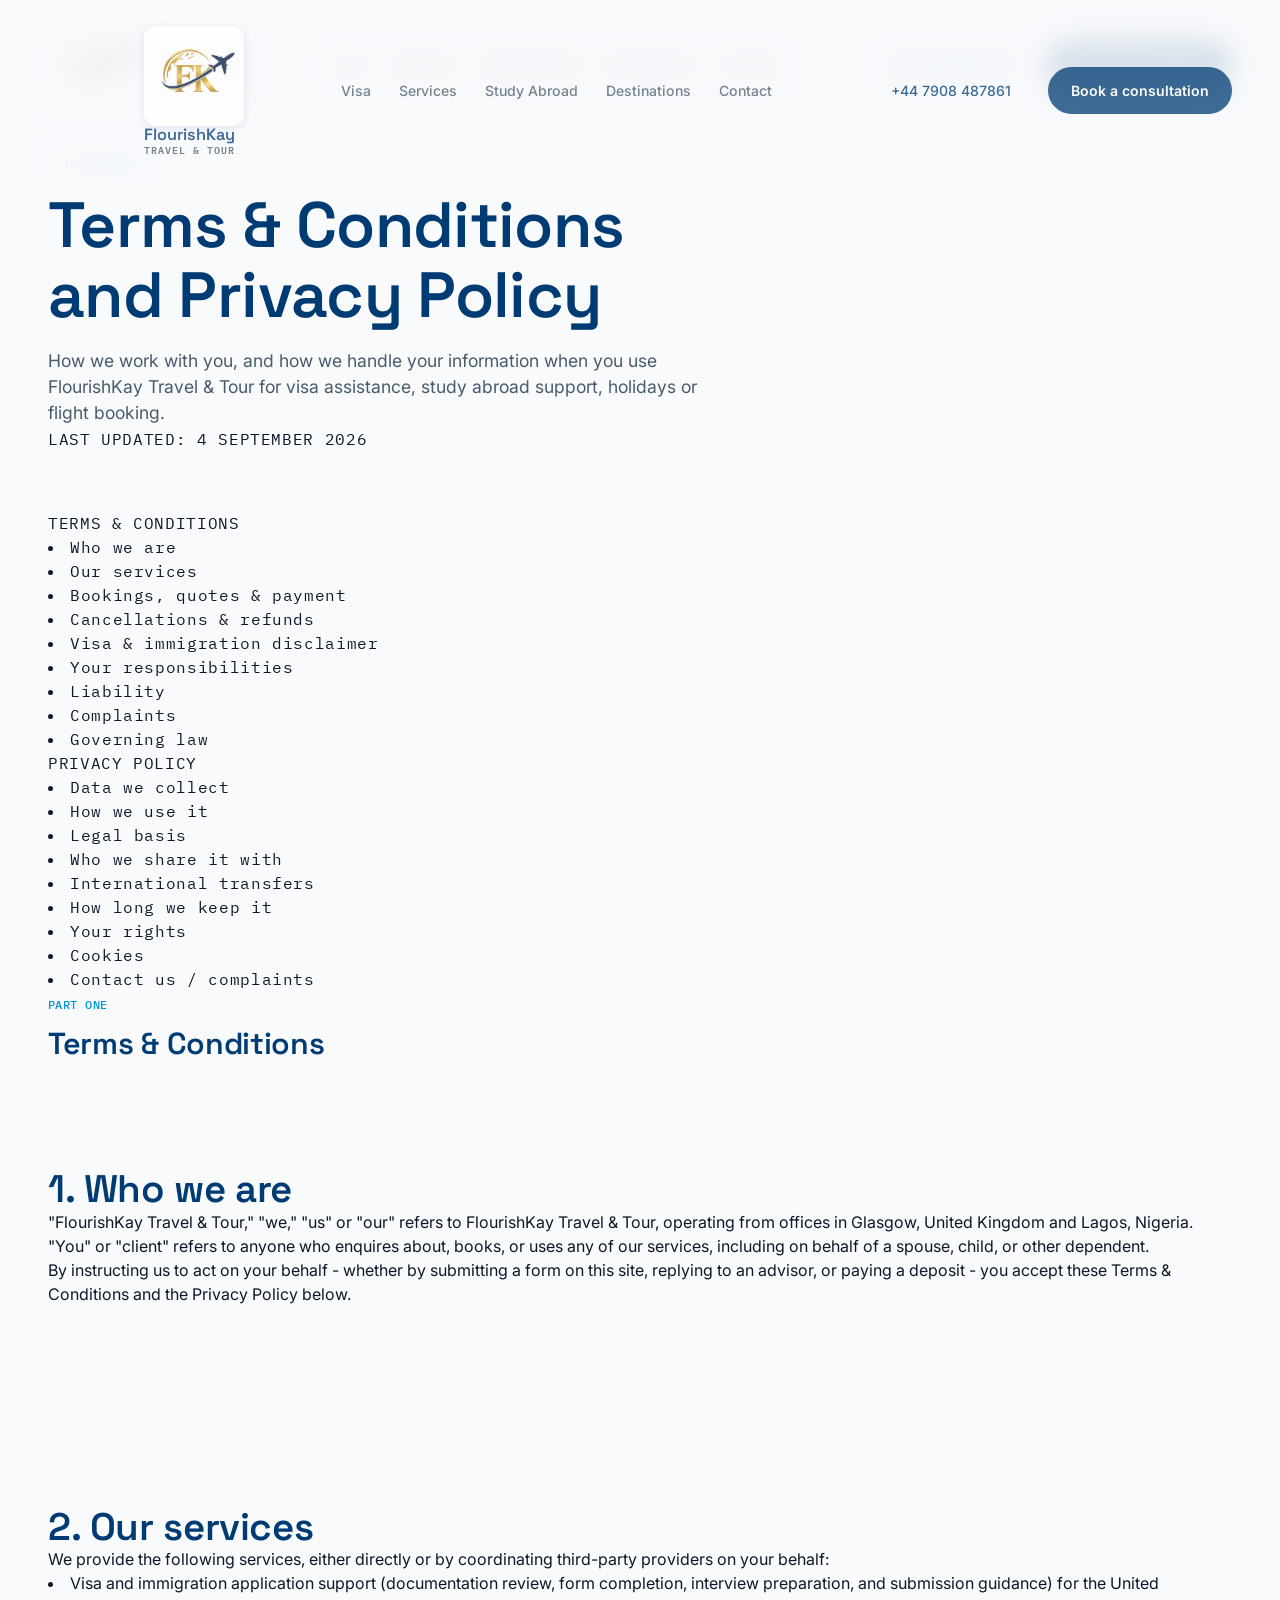
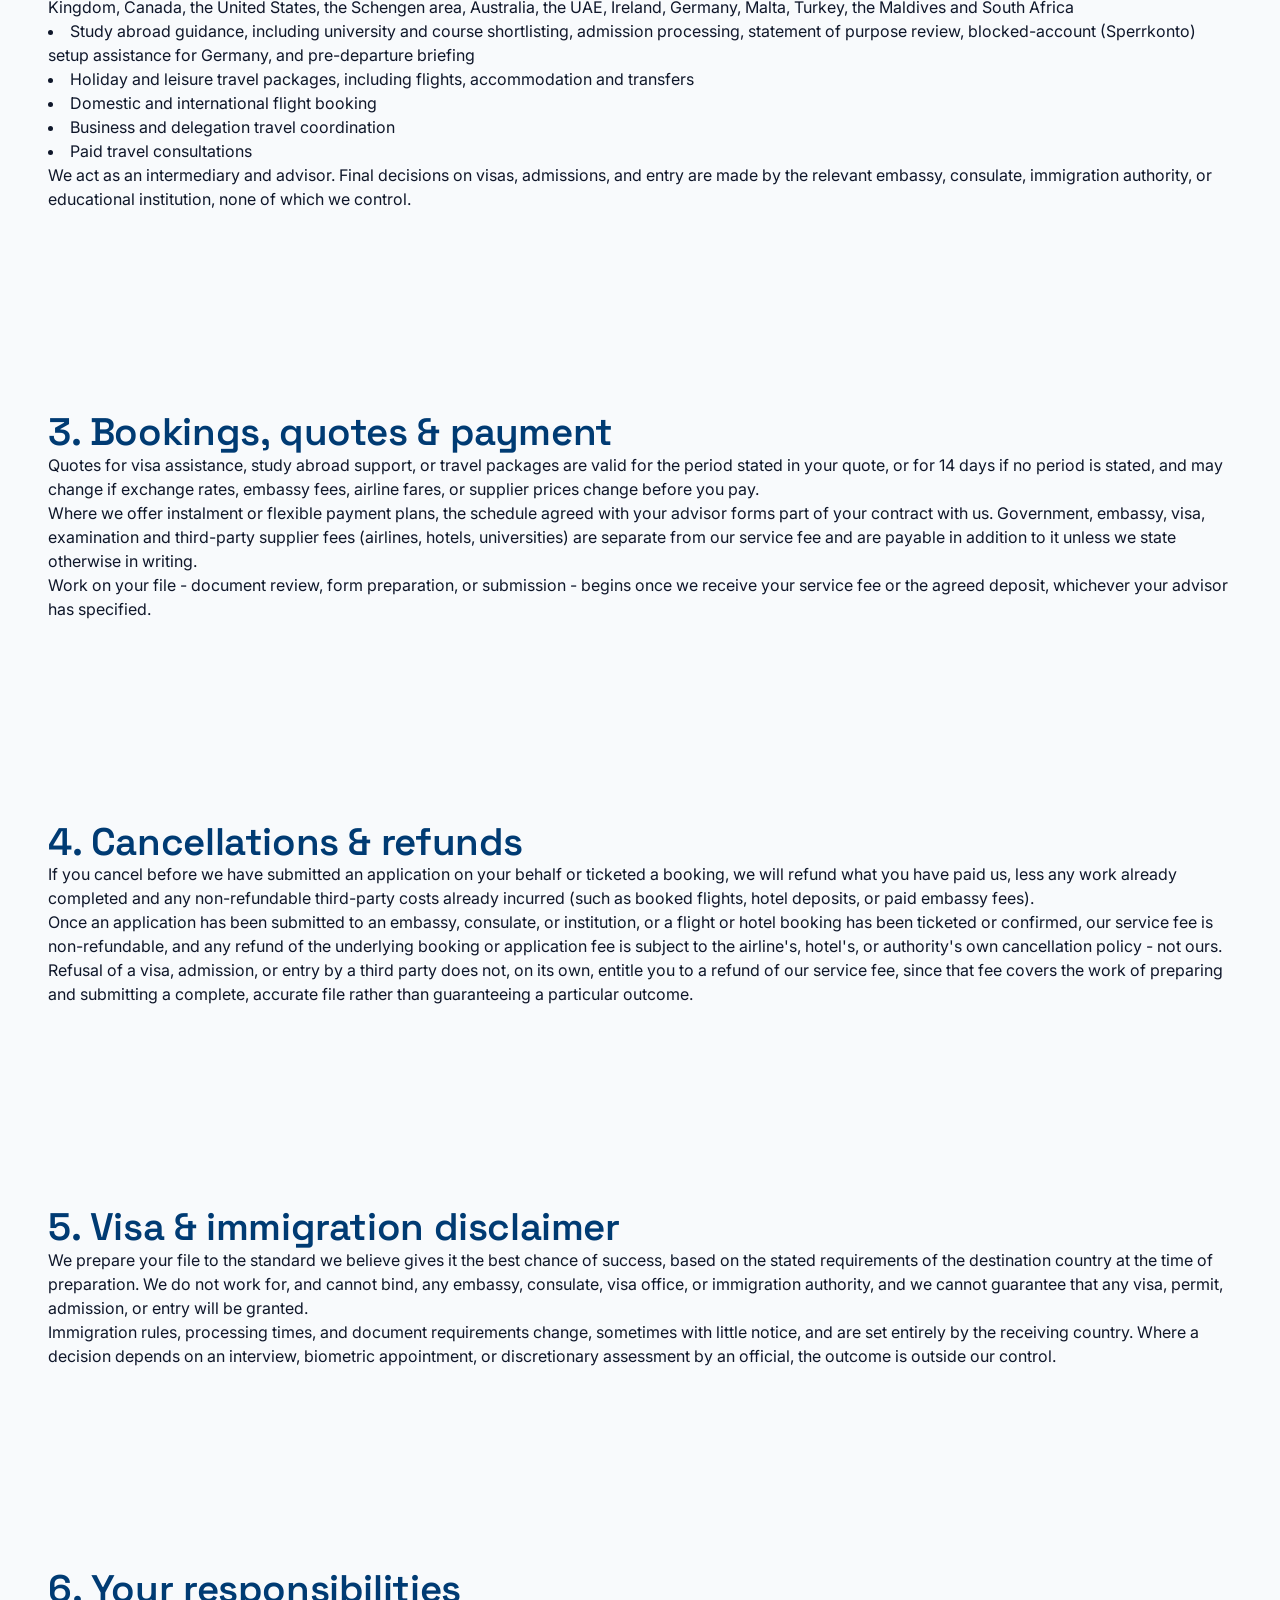
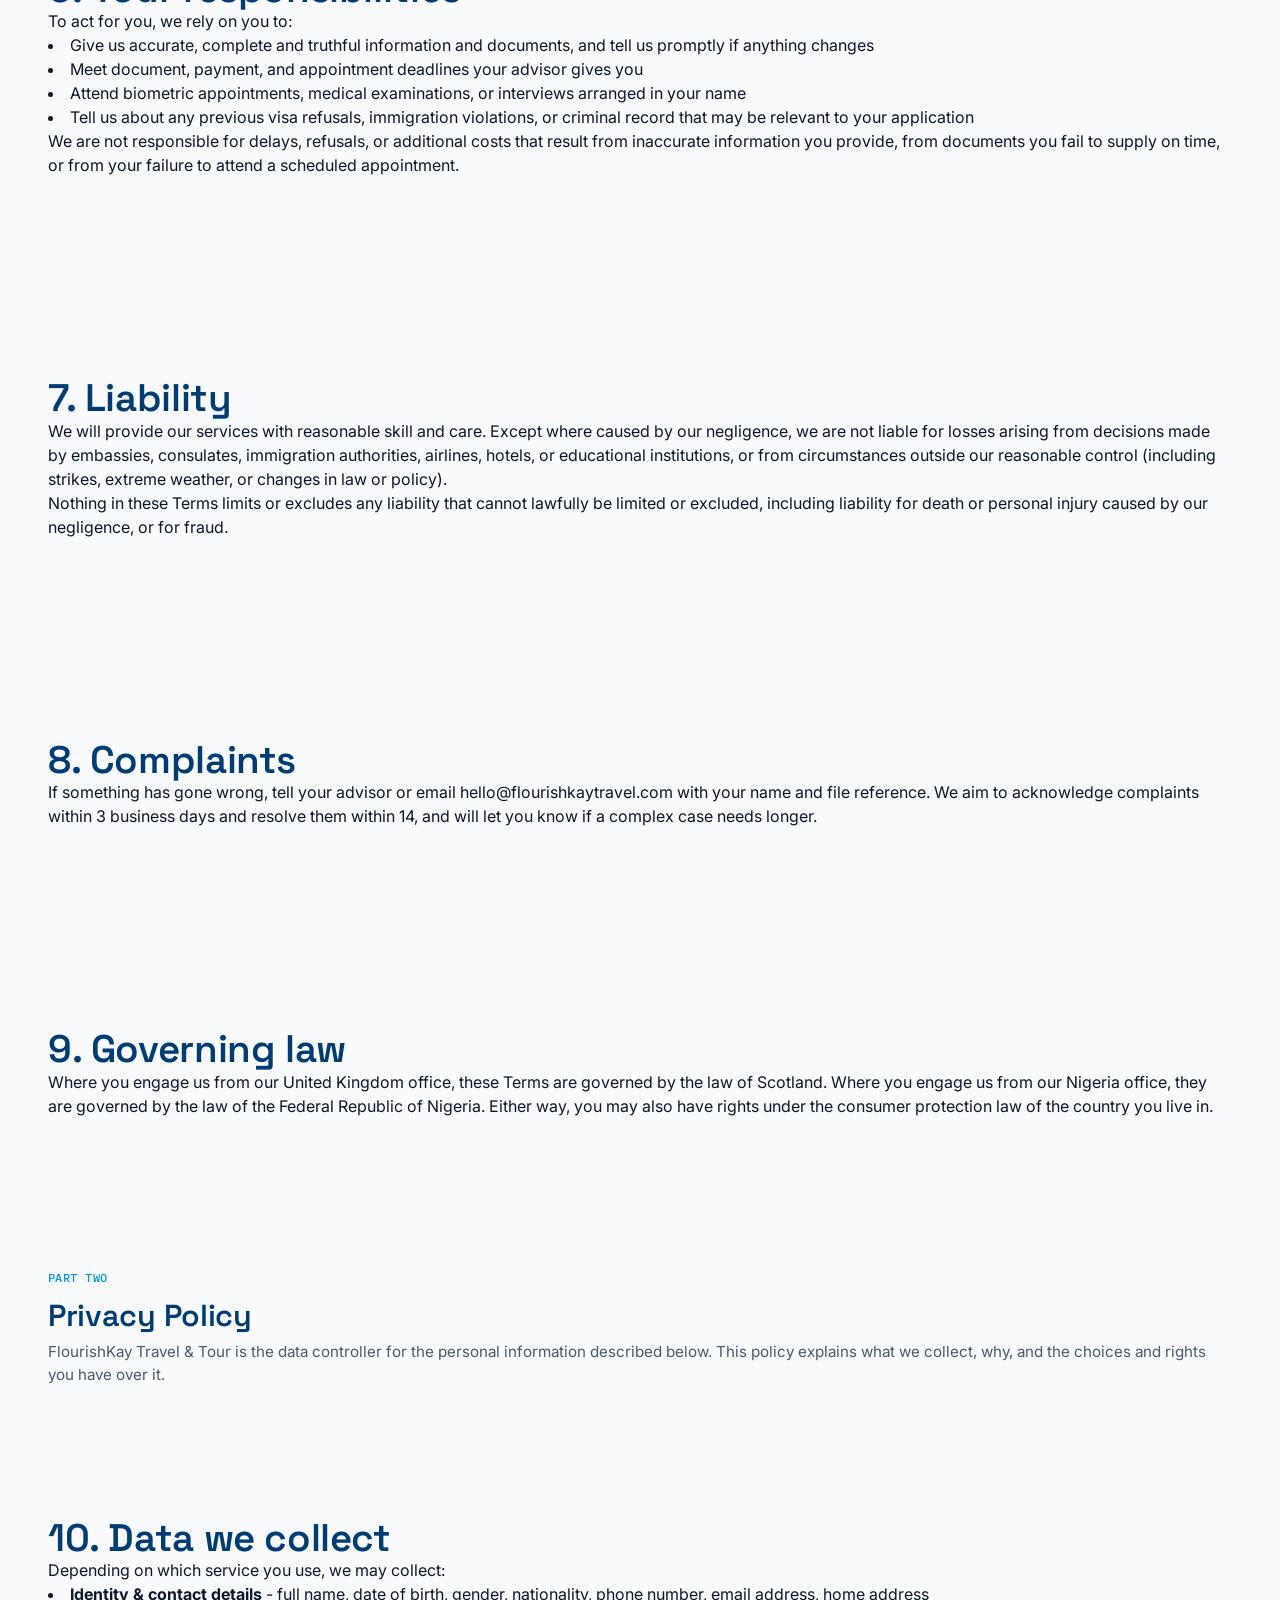
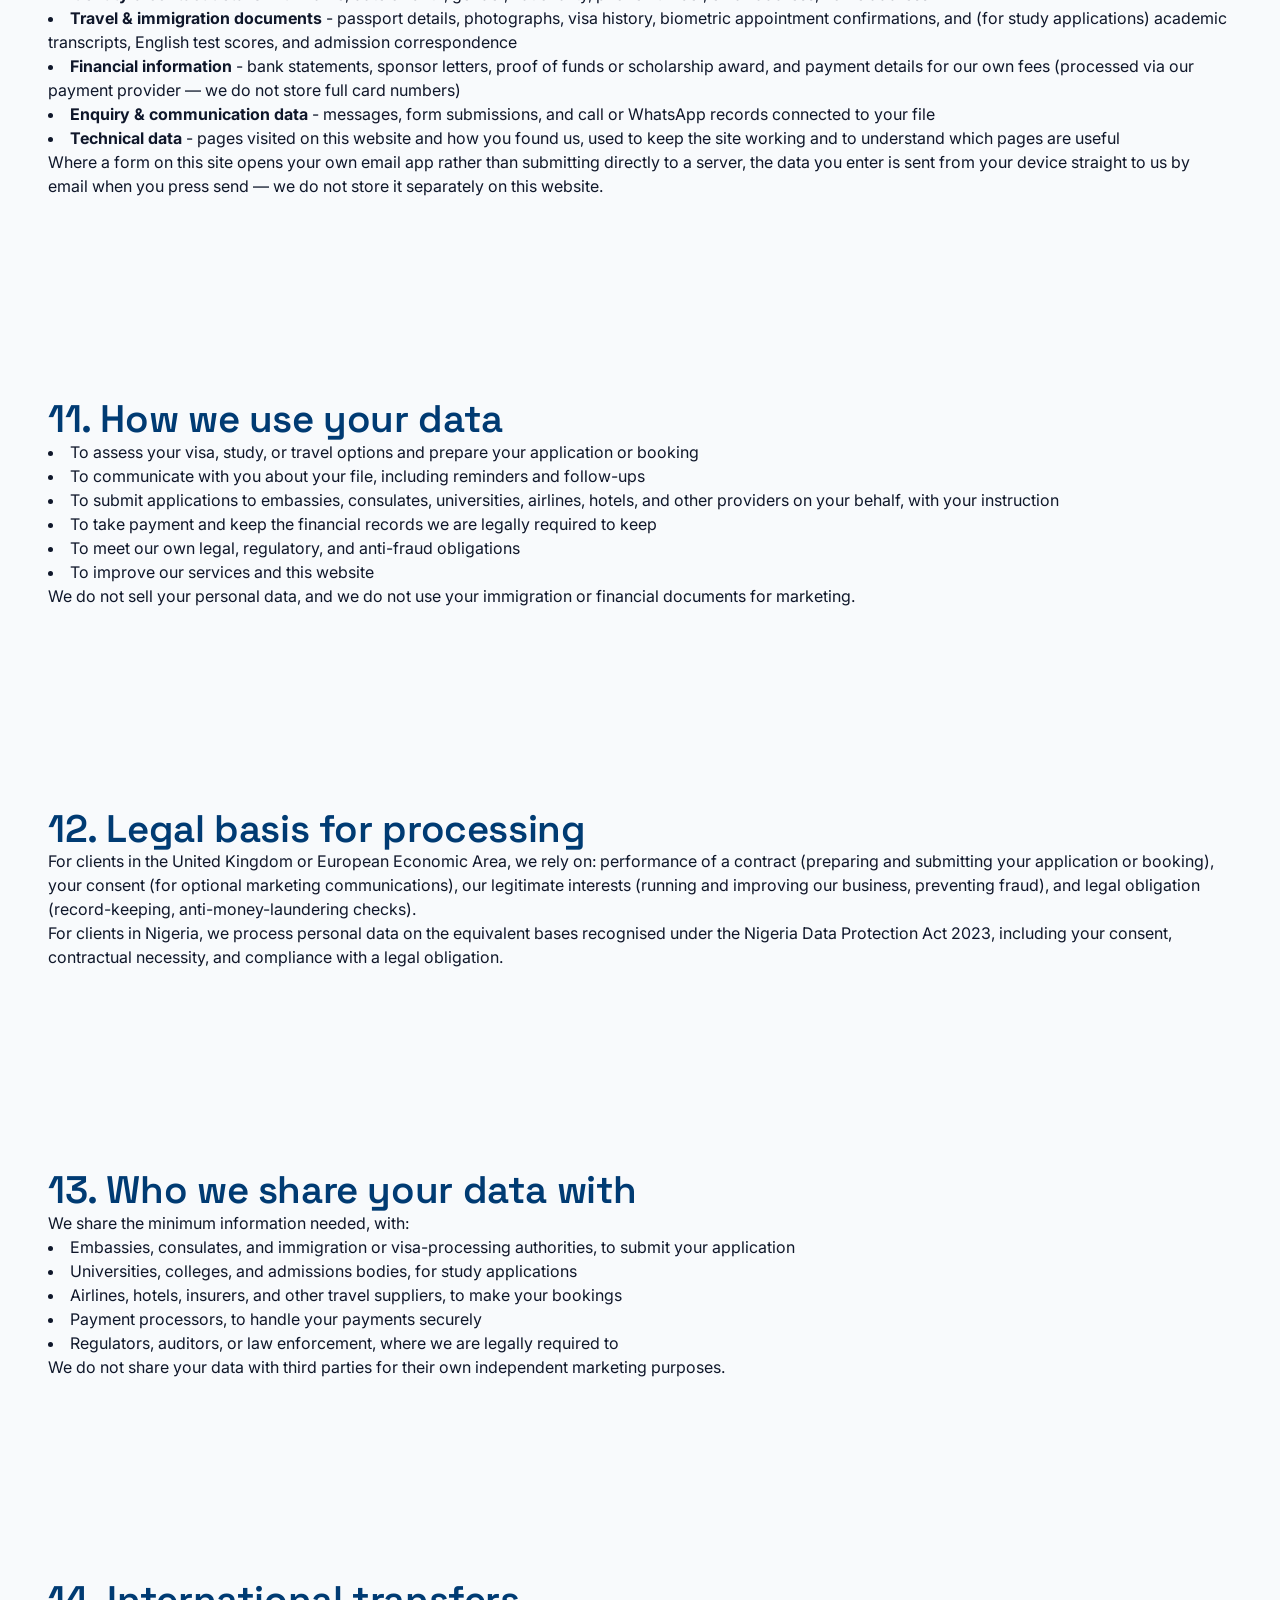
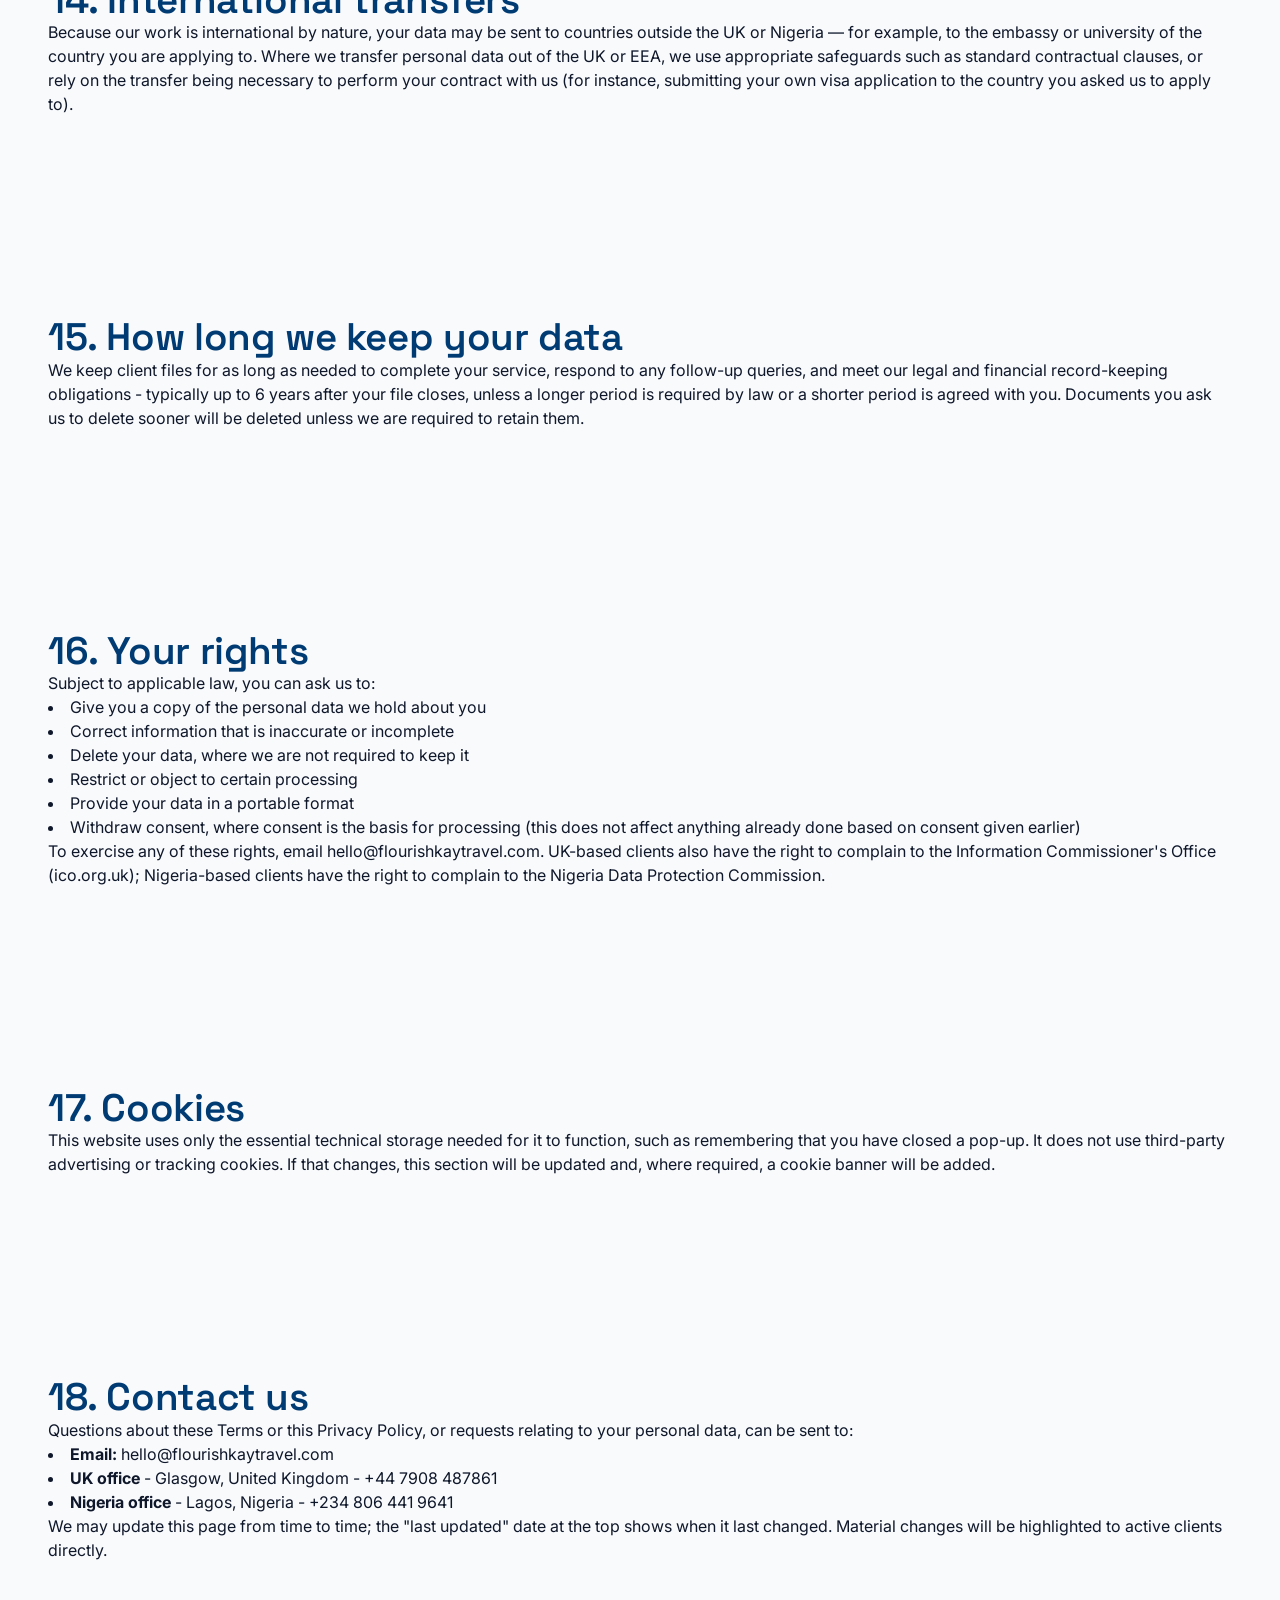
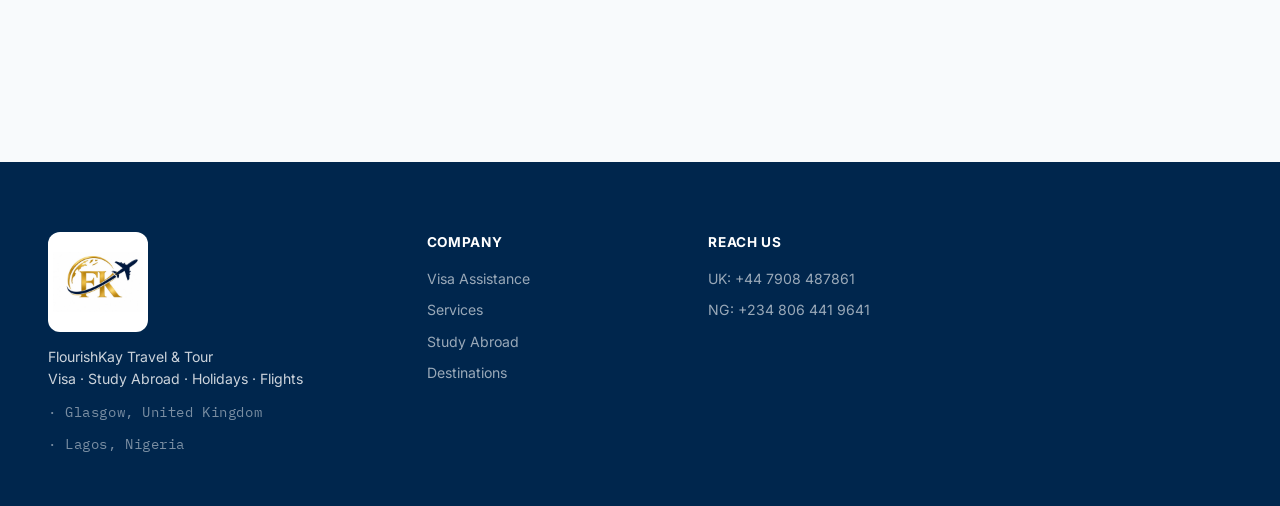
<file: terms-and-privacy.html>
<!DOCTYPE html>
<html lang="en">
<head>
<meta charset="UTF-8">
<meta name="viewport" content="width=device-width, initial-scale=1.0">
<title>Terms &amp; Conditions and Privacy Policy - FlourishKay Travel &amp; Tour</title>
<meta name="description" content="FlourishKay Travel & Tour terms of service and privacy policy, covering visa assistance, study abroad, holiday and flight booking clients.">
<link rel="icon" href="images/logo.jpeg">

<link rel="preconnect" href="https://fonts.googleapis.com">
<link rel="preconnect" href="https://fonts.gstatic.com" crossorigin>
<link href="https://fonts.googleapis.com/css2?family=Space+Grotesk:wght@400;500;600;700&family=Inter:wght@400;500;600;700;800&family=IBM+Plex+Mono:wght@400;500&display=swap" rel="stylesheet">

<link rel="stylesheet" href="style.css">
</head>
<body>

<div class="route-progress" id="routeProgress"></div>

<header class="site-header" id="siteHeader">
  <div class="wrap header-inner">
    <a href="index.html" class="brand">
      <img src="images/logo.jpeg" alt="FlourishKay Travel & Tour" class="brand-mark-img">
      <span class="brand-word">FlourishKay<em>Travel &amp; Tour</em></span>
    </a>
    <nav class="main-nav" id="mainNav">
      <a href="index.html#visa">Visa</a>
      <a href="index.html#services">Services</a>
      <a href="index.html#study">Study Abroad</a>
      <a href="index.html#destinations">Destinations</a>
      <a href="index.html#contact">Contact</a>
    </nav>
    <div class="header-actions">
      <a href="tel:+447908487861" class="btn btn-ghost">+44 7908 487861</a>
      <a href="index.html#contact" class="btn btn-primary">Book a consultation</a>
      <button class="nav-toggle" id="navToggle" aria-label="Open menu" aria-expanded="false">
        <span></span><span></span><span></span>
      </button>
    </div>
  </div>
</header>

<main>
  <section class="app-hero legal-hero">
    <div class="wrap">
      <a href="index.html" class="back-link mono">← home</a>
      <p class="eyebrow mono">LEGAL</p>
      <h1>Terms &amp; Conditions <br>and Privacy Policy</h1>
      <p class="hero-lead">How we work with you, and how we handle your information when you use FlourishKay Travel &amp; Tour for visa assistance, study abroad support, holidays or flight booking.</p>
      <p class="legal-updated mono">LAST UPDATED: 4 SEPTEMBER 2026</p>
    </div>
  </section>

  <section class="app-form-section">
    <div class="wrap legal-layout">

      <aside class="legal-toc mono">
        <p> <span class="toc-label">TERMS &amp; CONDITIONS</span> </p>
        <li><a href="#t-who-we-are">Who we are</a></li> 
        <li><a href="#t-services">Our services</a></li> 
        <li><a href="#t-bookings">Bookings, quotes &amp; payment</a></li> 
        <li><a href="#t-cancellations">Cancellations &amp; refunds</a></li> 
        <li><a href="#t-visa-disclaimer">Visa &amp; immigration disclaimer</a></li> 
        <li><a href="#t-client-responsibilities">Your responsibilities</a></li> 
        <li><a href="#t-liability">Liability</a></li> 
        <li><a href="#t-complaints">Complaints</a></li> 
        <li><a href="#t-law">Governing law</a></li> 
        
        <div class="toc-divider"></div>
        
        <p> <span class="toc-label">PRIVACY POLICY</span> </p>
        <li><a href="#p-data-we-collect">Data we collect</a></li> 
        <li><a href="#p-how-we-use">How we use it</a></li> 
        <li><a href="#p-legal-basis">Legal basis</a></li> 
        <li><a href="#p-sharing">Who we share it with</a></li> 
        <li><a href="#p-transfers">International transfers</a></li> 
        <li><a href="#p-retention">How long we keep it</a></li> 
        <li><a href="#p-your-rights">Your rights</a></li> 
        <li><a href="#p-cookies">Cookies</a></li> 
        <li><a href="#p-contact">Contact us / complaints</a></li> 
      </aside>
            

      <div class="legal-content">
        
        <p class="eyebrow mono">PART ONE</p>
        <h2 style="border:none;padding-top:0;margin-bottom:8px;font-size:1.9rem;">Terms &amp; Conditions</h2>

        <section id="t-who-we-are">
          <h2>1. Who we are</h2>
          <p>"FlourishKay Travel &amp; Tour," "we," "us" or "our" refers to FlourishKay Travel &amp; Tour, operating from offices in Glasgow, United Kingdom and Lagos, Nigeria. "You" or "client" refers to anyone who enquires about, books, or uses any of our services, including on behalf of a spouse, child, or other dependent.</p>
          <p>By instructing us to act on your behalf - whether by submitting a form on this site, replying to an advisor, or paying a deposit - you accept these Terms &amp; Conditions and the Privacy Policy below.</p>
        </section>

        <section id="t-services">
          <h2>2. Our services</h2>
          <p>We provide the following services, either directly or by coordinating third-party providers on your behalf:</p>
          
            <li>Visa and immigration application support (documentation review, form completion, interview preparation, and submission guidance) for the United Kingdom, Canada, the United States, the Schengen area, Australia, the UAE, Ireland, Germany, Malta, Turkey, the Maldives and South Africa</li>
            <li>Study abroad guidance, including university and course shortlisting, admission processing, statement of purpose review, blocked-account (Sperrkonto) setup assistance for Germany, and pre-departure briefing</li>
            <li>Holiday and leisure travel packages, including flights, accommodation and transfers</li>
            <li>Domestic and international flight booking</li>
            <li>Business and delegation travel coordination</li>
            <li>Paid travel consultations</li>
          
          <p>We act as an intermediary and advisor. Final decisions on visas, admissions, and entry are made by the relevant embassy, consulate, immigration authority, or educational institution, none of which we control.</p>
        </section>

        <section id="t-bookings">
          <h2>3. Bookings, quotes &amp; payment</h2>
          <p>Quotes for visa assistance, study abroad support, or travel packages are valid for the period stated in your quote, or for 14 days if no period is stated, and may change if exchange rates, embassy fees, airline fares, or supplier prices change before you pay.</p>
          <p>Where we offer instalment or flexible payment plans, the schedule agreed with your advisor forms part of your contract with us. Government, embassy, visa, examination and third-party supplier fees (airlines, hotels, universities) are separate from our service fee and are payable in addition to it unless we state otherwise in writing.</p>
          <p>Work on your file - document review, form preparation, or submission - begins once we receive your service fee or the agreed deposit, whichever your advisor has specified.</p>
        </section>

        <section id="t-cancellations">
          <h2>4. Cancellations &amp; refunds</h2>
          <p>If you cancel before we have submitted an application on your behalf or ticketed a booking, we will refund what you have paid us, less any work already completed and any non-refundable third-party costs already incurred (such as booked flights, hotel deposits, or paid embassy fees).</p>
          <p>Once an application has been submitted to an embassy, consulate, or institution, or a flight or hotel booking has been ticketed or confirmed, our service fee is non-refundable, and any refund of the underlying booking or application fee is subject to the airline's, hotel's, or authority's own cancellation policy - not ours.</p>
          <p>Refusal of a visa, admission, or entry by a third party does not, on its own, entitle you to a refund of our service fee, since that fee covers the work of preparing and submitting a complete, accurate file rather than guaranteeing a particular outcome.</p>
        </section>

        <section id="t-visa-disclaimer">
          <h2>5. Visa &amp; immigration disclaimer</h2>
          <p>We prepare your file to the standard we believe gives it the best chance of success, based on the stated requirements of the destination country at the time of preparation. We do not work for, and cannot bind, any embassy, consulate, visa office, or immigration authority, and we cannot guarantee that any visa, permit, admission, or entry will be granted.</p>
          <p>Immigration rules, processing times, and document requirements change, sometimes with little notice, and are set entirely by the receiving country. Where a decision depends on an interview, biometric appointment, or discretionary assessment by an official, the outcome is outside our control.</p>
        </section>

        <section id="t-client-responsibilities">
          <h2>6. Your responsibilities</h2>
          <p>To act for you, we rely on you to:</p>
          
            <li>Give us accurate, complete and truthful information and documents, and tell us promptly if anything changes</li>
            <li>Meet document, payment, and appointment deadlines your advisor gives you</li>
            <li>Attend biometric appointments, medical examinations, or interviews arranged in your name</li>
            <li>Tell us about any previous visa refusals, immigration violations, or criminal record that may be relevant to your application</li>
          
          <p>We are not responsible for delays, refusals, or additional costs that result from inaccurate information you provide, from documents you fail to supply on time, or from your failure to attend a scheduled appointment.</p>
        </section>

        <section id="t-liability">
          <h2>7. Liability</h2>
          <p>We will provide our services with reasonable skill and care. Except where caused by our negligence, we are not liable for losses arising from decisions made by embassies, consulates, immigration authorities, airlines, hotels, or educational institutions, or from circumstances outside our reasonable control (including strikes, extreme weather, or changes in law or policy).</p>
          <p>Nothing in these Terms limits or excludes any liability that cannot lawfully be limited or excluded, including liability for death or personal injury caused by our negligence, or for fraud.</p>
        </section>

        <section id="t-complaints">
          <h2>8. Complaints</h2>
          <p>If something has gone wrong, tell your advisor or email <a href="mailto:hello@flourishkaytravel.com">hello@flourishkaytravel.com</a> with your name and file reference. We aim to acknowledge complaints within 3 business days and resolve them within 14, and will let you know if a complex case needs longer.</p>
        </section>

        <section id="t-law">
          <h2>9. Governing law</h2>
          <p>Where you engage us from our United Kingdom office, these Terms are governed by the law of Scotland. Where you engage us from our Nigeria office, they are governed by the law of the Federal Republic of Nigeria. Either way, you may also have rights under the consumer protection law of the country you live in.</p>
        </section>

        <p class="eyebrow mono" style="margin-top:50px;">PART TWO</p>
        <h2 style="border:none;padding-top:0;margin-bottom:8px;font-size:1.9rem;">Privacy Policy</h2>
        <p style="color:var(--ink-soft);font-size:.95rem;margin-bottom:30px;">FlourishKay Travel &amp; Tour is the data controller for the personal information described below. This policy explains what we collect, why, and the choices and rights you have over it.</p>

        <section id="p-data-we-collect">
          <h2>10. Data we collect</h2>
          <p>Depending on which service you use, we may collect:</p>
          
            <li><strong>Identity &amp; contact details</strong> - full name, date of birth, gender, nationality, phone number, email address, home address</li>
            <li><strong>Travel &amp; immigration documents</strong> - passport details, photographs, visa history, biometric appointment confirmations, and (for study applications) academic transcripts, English test scores, and admission correspondence</li>
            <li><strong>Financial information</strong> - bank statements, sponsor letters, proof of funds or scholarship award, and payment details for our own fees (processed via our payment provider — we do not store full card numbers)</li>
            <li><strong>Enquiry &amp; communication data</strong> - messages, form submissions, and call or WhatsApp records connected to your file</li>
            <li><strong>Technical data</strong> - pages visited on this website and how you found us, used to keep the site working and to understand which pages are useful</li>
          
          <p>Where a form on this site opens your own email app rather than submitting directly to a server, the data you enter is sent from your device straight to us by email when you press send — we do not store it separately on this website.</p>
        </section>

        <section id="p-how-we-use">
          <h2>11. How we use your data</h2>
          
            <li>To assess your visa, study, or travel options and prepare your application or booking</li>
            <li>To communicate with you about your file, including reminders and follow-ups</li>
            <li>To submit applications to embassies, consulates, universities, airlines, hotels, and other providers on your behalf, with your instruction</li>
            <li>To take payment and keep the financial records we are legally required to keep</li>
            <li>To meet our own legal, regulatory, and anti-fraud obligations</li>
            <li>To improve our services and this website</li>
          
          <p>We do not sell your personal data, and we do not use your immigration or financial documents for marketing.</p>
        </section>

        <section id="p-legal-basis">
          <h2>12. Legal basis for processing</h2>
          <p>For clients in the United Kingdom or European Economic Area, we rely on: performance of a contract (preparing and submitting your application or booking), your consent (for optional marketing communications), our legitimate interests (running and improving our business, preventing fraud), and legal obligation (record-keeping, anti-money-laundering checks).</p>
          <p>For clients in Nigeria, we process personal data on the equivalent bases recognised under the Nigeria Data Protection Act 2023, including your consent, contractual necessity, and compliance with a legal obligation.</p>
        </section>

        <section id="p-sharing">
          <h2>13. Who we share your data with</h2>
          <p>We share the minimum information needed, with:</p>
            <li>Embassies, consulates, and immigration or visa-processing authorities, to submit your application</li>
            <li>Universities, colleges, and admissions bodies, for study applications</li>
            <li>Airlines, hotels, insurers, and other travel suppliers, to make your bookings</li>
            <li>Payment processors, to handle your payments securely</li>
            <li>Regulators, auditors, or law enforcement, where we are legally required to</li>
          <p>We do not share your data with third parties for their own independent marketing purposes.</p>
        </section>

        <section id="p-transfers">
          <h2>14. International transfers</h2>
          <p>Because our work is international by nature, your data may be sent to countries outside the UK or Nigeria — for example, to the embassy or university of the country you are applying to. Where we transfer personal data out of the UK or EEA, we use appropriate safeguards such as standard contractual clauses, or rely on the transfer being necessary to perform your contract with us (for instance, submitting your own visa application to the country you asked us to apply to).</p>
        </section>

        <section id="p-retention">
          <h2>15. How long we keep your data</h2>
          <p>We keep client files for as long as needed to complete your service, respond to any follow-up queries, and meet our legal and financial record-keeping obligations - typically up to 6 years after your file closes, unless a longer period is required by law or a shorter period is agreed with you. Documents you ask us to delete sooner will be deleted unless we are required to retain them.</p>
        </section>

        <section id="p-your-rights">
          <h2>16. Your rights</h2>
          <p>Subject to applicable law, you can ask us to:</p>
            <li>Give you a copy of the personal data we hold about you</li>
            <li>Correct information that is inaccurate or incomplete</li>
            <li>Delete your data, where we are not required to keep it</li>
            <li>Restrict or object to certain processing</li>
            <li>Provide your data in a portable format</li>
            <li>Withdraw consent, where consent is the basis for processing (this does not affect anything already done based on consent given earlier)</li>
          <p>To exercise any of these rights, email <a href="mailto:hello@flourishkaytravel.com">hello@flourishkaytravel.com</a>. UK-based clients also have the right to complain to the Information Commissioner's Office (ico.org.uk); Nigeria-based clients have the right to complain to the Nigeria Data Protection Commission.</p>
        </section>

        <section id="p-cookies">
          <h2>17. Cookies</h2>
          <p>This website uses only the essential technical storage needed for it to function, such as remembering that you have closed a pop-up. It does not use third-party advertising or tracking cookies. If that changes, this section will be updated and, where required, a cookie banner will be added.</p>
        </section>

        <section id="p-contact">
          <h2>18. Contact us</h2>
           <p>Questions about these Terms or this Privacy Policy, or requests relating to your personal data, can be sent to:</p>
             <li><strong>Email: </strong><a href="mailto:hello@flourishkaytravel.com">hello@flourishkaytravel.com</a></li>
             <li><strong> UK office</strong> - Glasgow, United Kingdom - <a href="tel:+447908487861">+44 7908 487861</a></li>
             <li><strong> Nigeria office </strong> - Lagos, Nigeria - <a href="tel:+34 806 441 9641">+234 806 441 9641</a></li>
           <p>We may update this page from time to time; the "last updated" date at the top shows when it last changed. Material changes will be highlighted to active clients directly.</p>
        </section>

      </div>
    </div>
  </section>
</main>

<footer class="site-footer">
  <div class="wrap footer-grid">
    <div class="footer-brand">
      <img src="images/logo.jpeg" alt="FlourishKay Travel & Tour" class="footer-brand-img">
      <p>FlourishKay Travel &amp; Tour<br>Visa · Study Abroad · Holidays · Flights</p>
      <p class="mono small">· Glasgow, United Kingdom</p>
      <p class="mono small">· Lagos, Nigeria</p>
    </div>
    <div>
      <h4>Company</h4>
      <a href="index.html#visa">Visa Assistance</a>
      <a href="index.html#services">Services</a>
      <a href="index.html#study">Study Abroad</a>
      <a href="index.html#destinations">Destinations</a>
    </div>
    <div>
      <h4>Reach us</h4>
      <a href="tel:+447908487861">UK: +44 7908 487861</a>
      <a href="tel:+2341234568">NG: +234 806 441 9641<!DOCTYPE html>
<html lang="en">
<head>
<meta charset="UTF-8">
<meta name="viewport" content="width=device-width, initial-scale=1.0">
<title>Terms &amp; Conditions and Privacy Policy - FlourishKay Travel &amp; Tour</title>
<meta name="description" content="FlourishKay Travel & Tour terms of service and privacy policy, covering visa assistance, study abroad, holiday and flight booking clients.">
<link rel="icon" href="images/logo.jpeg">

<link rel="preconnect" href="https://fonts.googleapis.com">
<link rel="preconnect" href="https://fonts.gstatic.com" crossorigin>
<link href="https://fonts.googleapis.com/css2?family=Space+Grotesk:wght@400;500;600;700&family=Inter:wght@400;500;600;700;800&family=IBM+Plex+Mono:wght@400;500&display=swap" rel="stylesheet">

<link rel="stylesheet" href="style.css">
</head>
<body>

<div class="route-progress" id="routeProgress"></div>

<header class="site-header" id="siteHeader">
  <div class="wrap header-inner">
    <a href="index.html" class="brand">
      <img src="images/logo.jpeg" alt="FlourishKay Travel & Tour" class="brand-mark-img">
      <span class="brand-word">FlourishKay<em>Travel &amp; Tour</em></span>
    </a>
    <nav class="main-nav" id="mainNav">
      <a href="index.html#visa">Visa</a>
      <a href="index.html#services">Services</a>
      <a href="index.html#study">Study Abroad</a>
      <a href="index.html#destinations">Destinations</a>
      <a href="index.html#contact">Contact</a>
    </nav>
    <div class="header-actions">
      <a href="tel:+447908487861" class="btn btn-ghost">+44 7908 487861</a>
      <a href="index.html#contact" class="btn btn-primary">Book a consultation</a>
      <button class="nav-toggle" id="navToggle" aria-label="Open menu" aria-expanded="false">
        <span></span><span></span><span></span>
      </button>
    </div>
  </div>
</header>
</file>
<file: style.css>
/* ============================================
   FlourishKay Travel & Tour — Design System
   Palette: Navy #003B73 · Ocean #0096D6 · Gold #FFC72C
   Display: Space Grotesk · Body: Inter · Utility: IBM Plex Mono
   ============================================ */

:root{
  --navy:#003B73;
  --navy-deep:#00264d;
  --ocean:#0096D6;
  --gold:#FFC72C;
  --bg:#F8FAFC;
  --paper:#FFFFFF;
  --ink:#0F172A;
  --ink-soft:#4B5A6B;
  --line:#083877;
  --Blue: #131370;

  --font-display:'Space Grotesk', system-ui, sans-serif;
  --font-body:'Inter', -apple-system, BlinkMacSystemFont, 'Segoe UI', sans-serif;
  --font-mono:'IBM Plex Mono', ui-monospace, monospace;

  --radius:18px;
  --shadow: 0 20px 50px -20px rgba(0,59,115,.25);
}

*{ margin:0; padding:0; box-sizing:border-box; }

html{ scroll-behavior:smooth; }
@media (prefers-reduced-motion: reduce){
  html{ scroll-behavior:auto; }
  *{ animation-duration:.001ms !important; animation-iteration-count:1 !important; transition-duration:.001ms !important; }
}

body{
  font-family:var(--font-body);
  color:var(--ink);
  background:var(--bg);
  line-height:1.5;
  -webkit-font-smoothing:antialiased;
}

img{ max-width:100%; display:block; }
a{ color:inherit; text-decoration:none; }
ul{ list-style:none; }
button{ font-family:inherit; }

.wrap{ max-width:1240px; margin:0 auto; padding:0 28px; }
.mono{ font-family:var(--font-mono); letter-spacing:.04em; }

h1,h2,h3{ font-family:var(--font-display); color:var(--navy); letter-spacing:-.01em; line-height:1.08; }
h1{ font-size:clamp(2.6rem, 5vw, 4.2rem); font-weight:600; }
h2{ font-size:clamp(1.9rem, 3vw, 2.7rem); font-weight:600; }
h3{ font-size:1.25rem; font-weight:600; }

.eyebrow{ color:var(--ocean); font-size:.78rem; font-weight:500; text-transform:uppercase; margin-bottom:14px; display:inline-block; }

.hero-lead{ font-size:1.1rem; color:var(--ink-soft); max-width:52ch; margin-top:18px; }

/* Buttons */
.btn{
  display:inline-flex; align-items:center; justify-content:center;
  padding:12px 22px; border-radius:999px; font-weight:600; font-size:.92rem;
  border:1.5px solid transparent; transition:transform .2s ease, background .2s ease, border-color .2s ease;
  white-space:nowrap;
}
.btn-lg{ padding:15px 28px; font-size:1rem; }
.btn-primary{ background:var(--navy); color:#fff; }
.btn-primary:hover{ background:var(--navy-deep); transform:translateY(-2px); }
.btn-outline{ border-color:var(--navy); color:var(--navy); }
.btn-outline:hover{ background:var(--navy); color:#fff; transform:translateY(-2px); }
.btn-ghost{ color:var(--navy); font-weight:500; }
.btn-gold{ background:var(--gold); color:var(--navy-deep); }
.btn-gold:hover{ transform:translateY(-2px); }
.btn:focus-visible{ outline:3px solid var(--ocean); outline-offset:2px; }

/* Route progress bar */
.route-progress{
  position:fixed; top:0; left:0; height:3px; width:0%;
  background:linear-gradient(90deg,var(--ocean),var(--gold));
  z-index:1000; transition:width .1s linear;
}

/* Header */
.site-header{
  position:fixed; top:0; left:0; right:0; z-index:900;
  background:rgba(248,250,252,.85); backdrop-filter:blur(14px);
  border-bottom:1px solid transparent; transition:border-color .3s ease, background .3s ease;
}
.site-header.scrolled{ border-color:var(--line); background:rgba(255,255,255,.92); }
.header-inner{ display:flex; align-items:center; justify-content:space-between; padding:16px 28px; gap:20px; flex-wrap:nowrap; }

.brand{ display:flex; align-items:center; gap:10px; }
.brand-mark-img{
  width:100px; height:100px; border-radius:12px; object-fit:contain; flex-shrink:0;
  background:#fff; padding:4px; box-shadow:0 2px 8px rgba(0,59,115,.15);
}
.brand-word{ font-family:var(--font-display); font-weight:600; color:var(--navy); display:flex; flex-direction:column; line-height:1.1; font-size:1.02rem; }
.brand-word em{ font-style:normal; font-family:var(--font-mono); font-size:.62rem; letter-spacing:.1em; color:var(--ink-soft); text-transform:uppercase; }

.main-nav{ display:flex; gap:28px; }
.main-nav a{ font-size:.92rem; font-weight:500; color:var(--ink-soft); transition:color .2s; }
.main-nav a:hover{ color:var(--navy); }

.header-actions{ display:flex; align-items:center; gap:14px; }
.nav-toggle{ display:none; flex-direction:column; justify-content:center; gap:5px; background:none; border:none; cursor:pointer; padding:4px; flex-shrink:0; }
.nav-toggle span{ width:22px; height:2px; background:var(--navy); display:block; flex-shrink:0; }

/* Hero */
.hero{ padding:170px 0 90px; overflow:hidden; }
.hero-inner{ display:grid; grid-template-columns:1.1fr .9fr; gap:60px; align-items:center; }

.hero-cta{ display:flex; gap:14px; margin-top:34px; flex-wrap:wrap; }
.hero-trust{ display:flex; gap:36px; margin-top:52px; }
.hero-trust strong{ display:block; font-family:var(--font-display); font-size:1.5rem; color:var(--navy); }
.hero-trust span{ font-size:.82rem; color:var(--ink-soft); }

/* Boarding pass card */
.hero-visual{ display:flex; justify-content:center; }
.pass{
  width:100%; max-width:420px; background:var(--paper); border-radius:var(--radius);
  box-shadow:var(--shadow); padding:26px 26px 0; border:1px solid var(--line); position:relative;
  transform:rotate(2deg);
}
.pass-top{ display:flex; justify-content:space-between; align-items:center; padding-bottom:18px; border-bottom:1px dashed var(--line); }
.pass-airline{ display:flex; align-items:center; gap:8px; font-weight:600; color:var(--navy); }
.pass-logo{ width:24px; height:24px; border-radius:5px; object-fit:contain; background:#fff; }
.pass-class{ font-size:.68rem; color:var(--ink-soft); }

.pass-visa{ position:relative; padding:22px 0 18px; display:flex; flex-direction:column; gap:6px; }
.pass-visa .label{ font-size:.65rem; color:var(--ink-soft); }
.pass-visa-title{ font-family:var(--font-display); font-size:1.7rem; color:var(--navy); font-weight:600; transition:opacity .25s ease; }
.pass-stamp{
  position:absolute; top:14px; right:0; font-size:.62rem; color:var(--ocean);
  border:1.5px solid var(--ocean); border-radius:8px; padding:5px 10px;
  transform:rotate(8deg); opacity:.85;
}

.pass-track{ display:flex; justify-content:space-between; padding:8px 0 20px; position:relative; }
.pass-track::before{
  content:""; position:absolute; top:5px; left:6px; right:6px; height:1px;
  background:repeating-linear-gradient(90deg,var(--ocean) 0 4px, transparent 4px 8px);
}
.track-step{ display:flex; flex-direction:column; align-items:center; gap:6px; position:relative; z-index:1; }
.track-step .dot{ width:11px; height:11px; border-radius:50%; background:var(--paper); border:2px solid var(--line); }
.track-step .mono{ font-size:.62rem; color:var(--ink-soft); }
.track-step.done .dot{ background:var(--ocean); border-color:var(--ocean); }
.track-step.done .mono{ color:var(--navy); }
.track-step.active .dot{ background:var(--gold); border-color:var(--gold); box-shadow:0 0 0 4px rgba(255,199,44,.25); }
.track-step.active .mono{ color:var(--navy); font-weight:600; }

.pass-strip{ display:flex; justify-content:space-between; padding:16px 0 20px; border-top:1px dashed var(--line); }
.pass-strip > div{ display:flex; flex-direction:column; gap:4px; font-size:.85rem; }
.pass-strip .label{ font-size:.62rem; color:var(--ink-soft); }
.pass-strip .status{ color:var(--ocean); font-weight:600; }

.pass-barcode{
  height:34px; margin:0 -26px; border-radius:0 0 var(--radius) var(--radius);
  background-image:repeating-linear-gradient(90deg, var(--navy) 0 2px, transparent 2px 5px);
  background-size:auto 100%; opacity:.85;
}
.pass::before, .pass::after{
  content:""; position:absolute; width:22px; height:22px; background:var(--bg);
  border-radius:50%; top:50%; transform:translateY(-50%);
}
.pass::before{ left:-11px; }
.pass::after{ right:-11px; }

/* Why strip */
.why{ padding:70px 0; background:var(--paper); border-top:1px solid var(--line); border-bottom:1px solid var(--line); }
.why-grid{ display:grid; grid-template-columns:repeat(4,1fr); gap:36px; }
.why-item .num{ color:var(--gold); font-size:.85rem; display:block; margin-bottom:12px; }
.why-item p{ color:var(--ink-soft); font-size:.92rem; margin-top:8px; }

/* Section head */
.section-head{ max-width:640px; margin-bottom:48px; }
section{ padding:100px 0; }

/* Services — ticket cards */
.ticket-grid{ display:grid; grid-template-columns:repeat(3,1fr); gap:26px; }
.ticket{
  display:flex; background:var(--paper); border-radius:var(--radius); overflow:hidden;
  border:1px solid var(--line); box-shadow:0 12px 30px -18px rgba(15,23,42,.18);
  transition:transform .25s ease, box-shadow .25s ease, border-color .25s ease;
}
.ticket:hover{ transform:translateY(-5px); border-color:var(--ocean); box-shadow:0 22px 40px -18px rgba(0,150,214,.35); }
.ticket:hover .ticket-stub{ background:var(--ocean); border-left-color:rgba(255,255,255,.4); }
.ticket-main{ flex:1; padding:26px; }
.ticket-code{ color:var(--ocean); font-size:.75rem; }
.ticket-main h3{ margin:10px 0 8px; }
.ticket-main p{ color:var(--ink-soft); font-size:.92rem; }
.ticket-stub{
  width:88px; flex-shrink:0; background:var(--navy); color:#fff;
  display:flex; flex-direction:column; align-items:center; justify-content:center; gap:8px;
  border-left:2px dashed rgba(255,255,255,.35); position:relative;
  transition:background .25s ease, border-color .25s ease;
}
.ticket-stub span{ font-size:.6rem; opacity:.7; }
.ticket-stub strong{ font-size:.82rem; writing-mode:vertical-rl; text-orientation:mixed; }

/* Visa checker */
.visa{ background:var(--navy); color:#fff; border-radius:32px; margin:0 20px; }
.visa .eyebrow{ color:var(--gold); }
.visa h2{ color:#fff; }
.visa-grid{ display:grid; grid-template-columns:1fr 1fr; gap:60px; align-items:start; }
.visa-copy .hero-lead{ color:rgba(255,255,255,.75); }

.visa-form{ background:rgba(255,255,255,.06); border:1px solid rgba(255,255,255,.14); border-radius:var(--radius); padding:28px; display:flex; flex-direction:column; gap:18px; }
.visa-form label{ display:flex; flex-direction:column; gap:8px; font-size:.85rem; }
.visa-form .label{ color:var(--gold); font-size:.65rem; }
.visa-form select,
.visa-form input{
  padding:12px 14px; border-radius:10px; border:1px solid rgba(255,255,255,.2);
  background:rgba(255,255,255,.08); color:#fff; font-size:.95rem; font-family:var(--font-body);
}
.visa-form input::placeholder{ color:rgba(255,255,255,.45); }
.visa-form .form-row{ display:grid; grid-template-columns:1fr 1fr; gap:18px; }
.visa-form select option{ color:#0F172A; }
.visa-result{ margin-top:6px; padding-top:18px; border-top:1px dashed rgba(255,255,255,.25); display:flex; flex-direction:column; gap:12px; }
.visa-result p{ font-family:var(--font-display); font-size:1.15rem; }
.visa-result .btn-outline{ border-color:var(--navy-deep); color:var(--navy-deep); align-self:flex-start; }
.visa-result .btn-outline:hover{ background:var(--gold); color:var(--navy-deep); }

/* Destinations */
.route-grid{ display:grid; grid-template-columns:repeat(3,1fr); gap:24px; }
.route-card{
  background:var(--paper); border:1px solid var(--line); border-radius:var(--radius); padding:24px;
  transition:transform .25s ease, box-shadow .25s ease; text-align:left; width:100%; cursor:pointer;
  font-family:inherit; display:flex; flex-direction:column;
}
.route-card:hover{ transform:translateY(-4px); box-shadow:0 18px 34px -18px rgba(0,59,115,.3); }
.route-card:focus-visible{ outline:3px solid var(--ocean); outline-offset:2px; }
.route-line{ display:flex; align-items:center; gap:10px; color:var(--navy); font-size:.85rem; margin-bottom:14px; }
.route-line i{ flex:1; height:1px; background:repeating-linear-gradient(90deg,var(--ocean) 0 4px, transparent 4px 8px); }
.route-card p{ color:var(--ink-soft); font-size:.9rem; margin-top:6px; }
.route-hint{ margin-top:14px; font-size:.68rem; color:var(--ocean); }

/* Study abroad */
.study-grid{ display:grid; grid-template-columns:1.1fr .9fr; gap:60px; align-items:center; }
.checklist{ margin:24px 0 30px; display:flex; flex-direction:column; gap:10px; }
.checklist li{ padding-left:26px; position:relative; color:var(--ink-soft); font-size:.94rem; }
.checklist li::before{ content:"✓"; position:absolute; left:0; color:var(--ocean); font-weight:700; }
.study-countries{ display:grid; grid-template-columns:repeat(2,1fr); gap:16px; }
.study-countries div{
  background:var(--paper); border:1px solid var(--line); border-radius:14px; padding:18px;
  display:flex; align-items:center; gap:12px; font-weight:500; font-size:.95rem;
}
.study-countries span{ background:var(--navy); color:#fff; padding:4px 8px; border-radius:6px; font-size:.7rem; }

/* Testimonials */
.testi-grid{ display:grid; grid-template-columns:repeat(3,1fr); gap:24px; }
.testi-grid blockquote{ background:var(--paper); border:1px solid var(--line); border-radius:var(--radius); padding:26px; }
.testi-grid p{ color:var(--ink); font-size:.98rem; line-height:1.6; }
.testi-grid cite{ display:block; margin-top:16px; font-size:.8rem; color:var(--ink-soft); font-style:normal; }

/* CTA band */
.cta-band{ background:linear-gradient(135deg,var(--navy),var(--navy-deep)); border-radius:32px; margin:0 20px 100px; padding:70px 40px; text-align:center; }
.cta-band-inner h2{ color:#fff; }
.cta-band-inner p{ color:rgba(255,255,255,.75); margin:14px 0 30px; }

/* Contact */
.contact-grid{ display:grid; grid-template-columns:.9fr 1.1fr; gap:60px; align-items:start; }
.contact-details{ margin-top:30px; display:flex; flex-direction:column; gap:18px; }
.contact-details .label{ display:block; color:var(--ocean); font-size:.65rem; margin-bottom:4px; }
.contact-details a{ font-family:var(--font-display); font-size:1.15rem; color:var(--navy); }

.contact-form{
  background:var(--paper); border:1px solid var(--line); border-radius:var(--radius);
  padding:30px; display:flex; flex-direction:column; gap:18px; box-shadow:var(--shadow);
}
.contact-form label{ display:flex; flex-direction:column; gap:8px; font-size:.85rem; }
.contact-form .label{ color:var(--ocean); font-size:.65rem; }
.contact-form .form-row{ display:grid; grid-template-columns:1fr 1fr; gap:18px; }
.contact-form input,
.contact-form select,
.contact-form textarea{
  padding:12px 14px; border-radius:10px; border:1px solid var(--line);
  background:var(--bg); color:var(--ink); font-size:.95rem; font-family:var(--font-body);
  resize:vertical;
}
.contact-form input:focus,
.contact-form select:focus,
.contact-form textarea:focus{ outline:2px solid var(--ocean); }
.contact-confirm{ font-size:.88rem; color:var(--ocean); font-weight:500; }

/* Application page (detailed form) */
.app-hero{ padding:150px 0 40px; }
.app-hero .eyebrow{ margin-bottom:10px; }
.app-hero p{ max-width:60ch; }
.app-form-section{ padding:20px 0 100px; }
.app-form{ display:flex; flex-direction:column; gap:26px; max-width:840px; }
.app-form fieldset{ border:1px solid var(--line); border-radius:var(--radius); padding:28px; background:var(--paper); }
.app-form legend{ font-family:var(--font-display); color:var(--navy); font-weight:600; font-size:1.05rem; padding:0 10px; }
.app-form .field-grid{ display:grid; grid-template-columns:1fr 1fr; gap:18px; margin-top:6px; }
.app-form .field-grid-3{ display:grid; grid-template-columns:1fr 1fr 1fr; gap:18px; margin-top:6px; }
.app-form label{ display:flex; flex-direction:column; gap:8px; font-size:.85rem; margin-top:16px; }
.app-form .field-grid label, .app-form .field-grid-3 label{ margin-top:0; }
.app-form label:first-child{ margin-top:0; }
.app-form .label{ color:var(--ocean); font-size:.65rem; }
.back-link{ display:inline-flex; align-items:center; gap:6px; font-size:.85rem; color:var(--ink-soft); margin-bottom:18px; }
.back-link:hover{ color:var(--navy); }

/* Footer */
.site-footer{ background:var(--navy-deep); color:rgba(255,255,255,.8); padding:70px 0 0; }
.footer-grid{ display:grid; grid-template-columns:1.4fr 1fr 1fr 1fr; gap:40px; padding-bottom:50px; }
.footer-brand-img{ width:100px; height:100px; border-radius:12px; object-fit:contain; background:#fff; padding:5px; }
.footer-brand p{ margin-top:14px; font-size:.88rem; line-height:1.6; }
.footer-brand .small{ margin-top:10px; opacity:.6; align-items: center;}
.footer-grid h4{ color:#fff; font-size:.85rem; margin-bottom:16px; text-transform:uppercase; letter-spacing:.05em; }
.footer-grid div a{ display:block; font-size:.88rem; margin-bottom:10px; opacity:.75; transition:opacity .2s; }
.footer-grid div a:hover{ opacity:1; }
.footer-bottom{ border-top:1px solid rgba(255,255,255,.12); padding:20px 28px; opacity:.6; font-size:.75rem; }

/* WhatsApp FAB */
.whatsapp-fab{
  position:fixed; bottom:26px; right:26px; width:54px; height:54px; border-radius:50%;
  background:#25D366; color:#fff; display:flex; align-items:center; justify-content:center;
  font-size:1.4rem; box-shadow:0 12px 24px -8px rgba(0,0,0,.35); z-index:800; transition:transform .2s;
}
.whatsapp-fab:hover{ transform:scale(1.08); }

/* Scroll reveal */
.reveal{ opacity:0; transform:translateY(24px); transition:opacity .6s ease, transform .6s ease; }
.reveal.in{ opacity:1; transform:translateY(0); }

/* Modal */
.modal-overlay{
  position:fixed; inset:0; background:rgba(15,23,42,.55); backdrop-filter:blur(3px);
  display:flex; align-items:center; justify-content:center; padding:24px; z-index:2000;
}
.modal-box{
  background:var(--paper); border-radius:var(--radius); max-width:520px; width:100%;
  max-height:85vh; overflow-y:auto; padding:34px 30px; position:relative; box-shadow:0 30px 70px -20px rgba(0,0,0,.4);
}
.modal-box.modal-lg{ max-width:760px; }
.modal-close{
  position:absolute; top:14px; right:14px; width:34px; height:34px; border-radius:50%;
  border:none; background:var(--bg); color:var(--navy); font-size:1.3rem; line-height:1;
  cursor:pointer; display:flex; align-items:center; justify-content:center;
}
.modal-close:hover{ background:var(--line); }
.modal-eyebrow{ color:var(--ocean); font-size:.72rem; margin-bottom:6px; display:block; }
#modalContent h3{ margin-bottom:12px; }
.modal-note{ color:var(--ink-soft); font-size:.92rem; margin-bottom:16px; }
.modal-checklist{ display:flex; flex-direction:column; gap:10px; margin-bottom:18px; }
.modal-checklist li{ padding-left:24px; position:relative; color:var(--ink-soft); font-size:.92rem; }
.modal-checklist li::before{ content:"✓"; position:absolute; left:0; color:var(--ocean); font-weight:700; }
.modal-meta{ font-size:.78rem; color:var(--ink-soft); margin-bottom:18px; }
.modal-advisor-contact{ display:flex; flex-direction:column; gap:12px; margin-top:20px; }
.modal-advisor-contact .btn{ width:100%; }
.modal-iframe-wrap{ width:100%; height:60vh; border-radius:14px; overflow:hidden; border:1px solid var(--line); }
.modal-iframe-wrap iframe{ width:100%; height:100%; border:none; }

.modal-overlay[hidden] {
  display: none !important;
}

/* ============ Responsive ============ */
@media (max-width:960px){
  .hero-inner, .study-grid, .visa-grid, .contact-grid{ grid-template-columns:1fr; }
  .contact-form .form-row, .visa-form .form-row{ grid-template-columns:1fr; }
  .why-grid, .ticket-grid, .route-grid, .testi-grid{ grid-template-columns:repeat(2,1fr); }
  .footer-grid{ grid-template-columns:1fr 1fr; }
  .hero-visual{ order:-1; }
  .pass{ transform:none; }
}

@media (max-width:720px){
  .main-nav{ position:fixed; top:72px; left:0; right:0; background:var(--paper); flex-direction:column;
    padding:20px 28px; gap:18px; border-bottom:1px solid var(--line); transform:translateY(-140%); transition:transform .3s ease;
    z-index:800; max-height:calc(100vh - 72px); overflow-y:auto; }
  .main-nav.open{ transform:translateY(0); }
  .nav-toggle{ display:flex; }
  .header-actions .btn-ghost{ display:none; }
  .why-grid, .ticket-grid, .route-grid, .testi-grid{ grid-template-columns:1fr; }
  .footer-grid{ grid-template-columns:1fr; }
  .hero{ padding:150px 0 60px; }
  section{ padding:70px 0; }
  .cta-band{ margin:0 12px 70px; padding:50px 24px; }
  .visa{ margin:0 12px; }
}

@media (max-width:480px){
  .header-inner{ padding:12px 16px; gap:8px; }
  .brand{ gap:8px; min-width:0; }
  .brand-mark-img{ width:44px; height:44px; }
  .brand-word{ font-size:.82rem; }
  .brand-word em{ font-size:.52rem; }
  .header-actions{ gap:8px; }
  .header-actions .btn-primary{ padding:10px 14px; font-size:.78rem; white-space:nowrap; }
}
</file>
